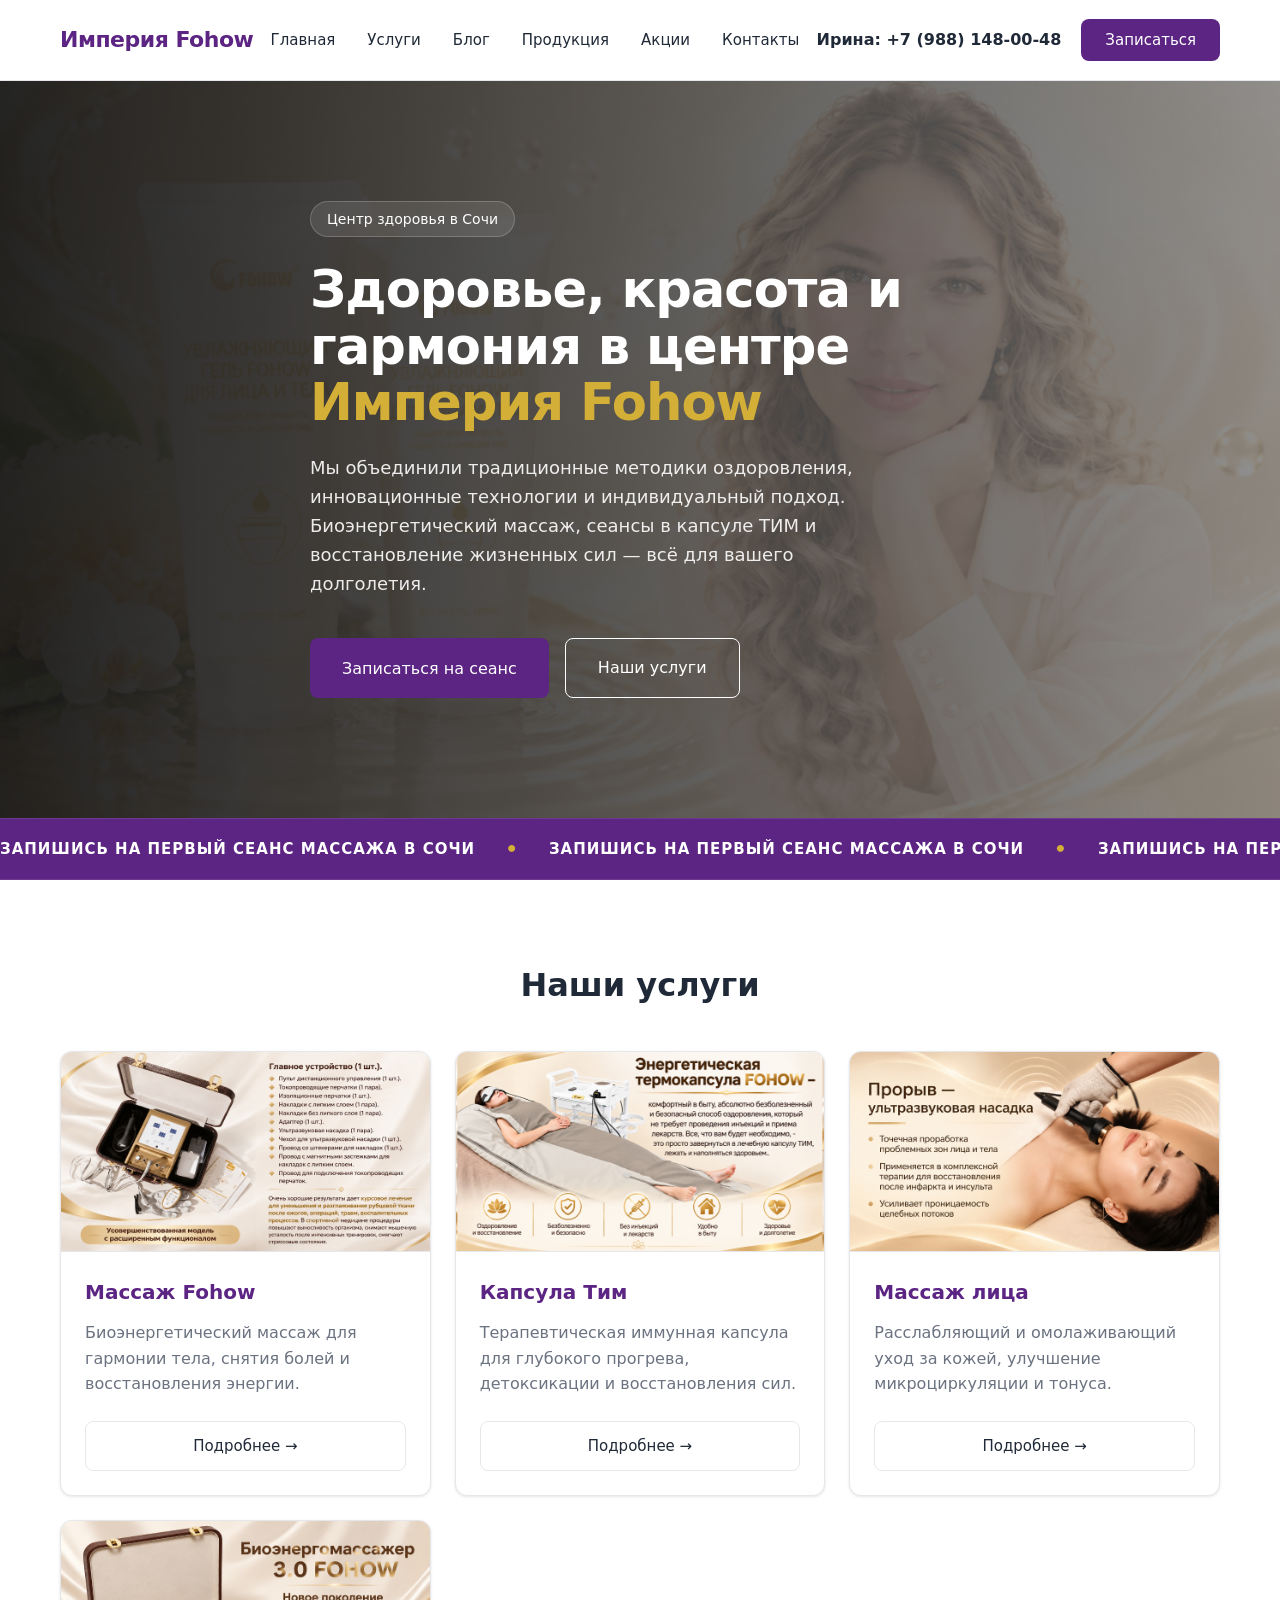
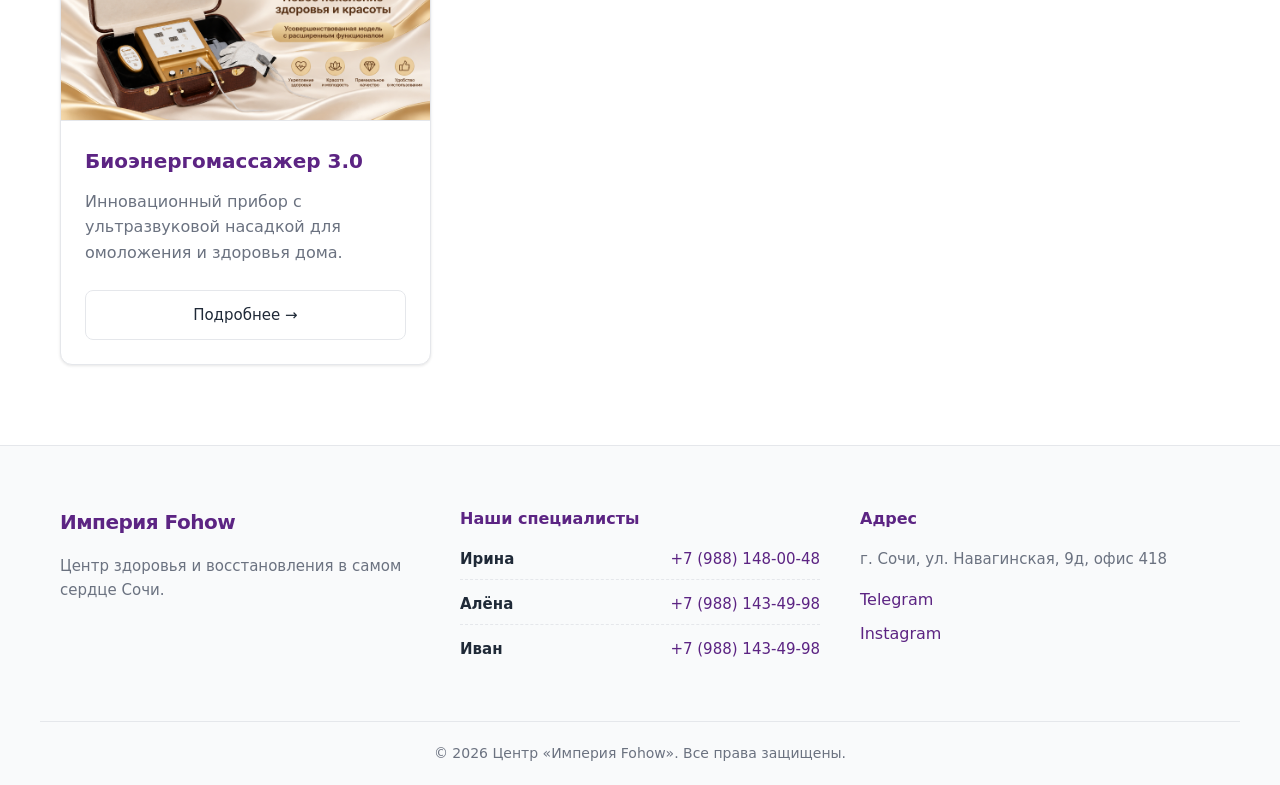
<file: index.html>
<!DOCTYPE html>
<html lang="ru">
<head>
  <meta charset="utf-8">
  <meta name="viewport" content="width=device-width, initial-scale=1, maximum-scale=1, user-scalable=no">
  <title>Центр здоровья Империя Fohow в Сочи | Массаж и СПА</title>
  <meta name="description" content="Центр здоровья и восстановления Империя Fohow в Сочи. Профессиональный массаж, капсула Тим, уход за лицом. Навагинская 9д.">
  
  <!-- Favicon и Превью -->
  <link rel="icon" type="image/svg+xml" href="favicon.svg">
  <meta property="og:title" content="Империя Fohow в Сочи">
  <meta property="og:description" content="Массаж, восстановление и здоровье в центре Сочи. Записывайтесь на сеанс!">
  <meta property="og:image" content="https://atarh.github.io/fohow/assets/hero-capsule.jpg">
  <meta property="og:type" content="website">

  <link rel="stylesheet" href="css/style.css">
  <style>
    /* --- Защита от горизонтальной прокрутки --- */
    html, body {
      max-width: 100%;
      overflow-x: hidden;
      position: relative;
    }

    /* --- Стили для карточек с картинками --- */
    .img-card {
      background: white;
      border-radius: var(--radius);
      overflow: hidden;
      box-shadow: var(--shadow-sm);
      border: 1px solid var(--border);
      transition: transform var(--transition), box-shadow var(--transition);
      display: flex;
      flex-direction: column;
    }
    .img-card:hover {
      transform: translateY(-5px);
      box-shadow: var(--shadow-md);
    }
    .img-card__img {
      height: 200px;
      width: 100%;
      object-fit: cover;
      border-bottom: 1px solid var(--border);
    }
    .img-card__content {
      padding: 24px;
      display: flex;
      flex-direction: column;
      flex-grow: 1;
    }
    .img-card__content h3 {
      font-size: 20px;
      margin-bottom: 12px;
      color: var(--primary);
    }
    .img-card__content p {
      color: var(--text-muted);
      margin-bottom: 24px;
      flex-grow: 1;
    }

    /* --- УМНАЯ КАРТИНКА ДЛЯ ГЛАВНОЙ (ПК и Телефон) --- */
    .hero__bg {
      /* По умолчанию (для ПК) показываем широкую картинку */
      background-image: url('assets/hero-capsule.jpg');
      background-position: center center;
      background-size: cover;
    }
    
    /* Если экран меньше 768px (телефон), показываем вертикальную картинку */
    @media (max-width: 768px) {
      .hero__bg {
        background-image: url('assets/hero-capsule-mobile.jpg');
        /* "center top" означает, что картинка прижмется к верху, чтобы было видно лицо */
        background-position: center top; 
      }
    }
  </style>
</head>
<body>
  <!-- ============ HEADER ============ -->
  <header class="site-header">
    <div class="container header__inner">
      <a class="logo" href="index.html">Империя Fohow</a>
      <nav class="main-nav" id="main-nav">
        <ul class="main-nav__list">
          <li><a href="index.html" aria-current="page">Главная</a></li>
          <li class="has-sub">
            <button type="button">Услуги</button>
            <ul class="submenu">
              <li><a href="massaj-fohow.html">Массаж Fohow</a></li>
              <li><a href="tim-fohow.html">Капсула Тим Фохоу</a></li>
              <li><a href="massaj-lica.html">Массаж лица</a></li>
            </ul>
          </li>
          <li class="has-sub">
            <button type="button">Блог</button>
            <ul class="submenu">
              <li><a href="blog.html">Статьи</a></li>
            </ul>
          </li>
          <li class="has-sub">
            <button type="button">Продукция</button>
            <ul class="submenu">
              <li><a href="produkciya.html">Каталог товаров</a></li>
              <li><a href="bio-massager.html">Биоэнергомассажер 3.0</a></li>
            </ul>
          </li>
          <li><a href="akcii.html">Акции</a></li>
          <li><a href="kontakty.html">Контакты</a></li>
        </ul>
      </nav>
      <div class="header__actions">
        <a class="header-phone" href="tel:+79881480048">Ирина: +7 (988) 148-00-48</a>
        <button class="btn btn--primary" type="button" data-modal-open="request">Записаться</button>
        <button class="burger" type="button" aria-label="Открыть меню" aria-expanded="false" aria-controls="main-nav">
          <span></span><span></span><span></span>
        </button>
      </div>
    </div>
  </header>

  <main id="main">
    <!-- ============ HERO ============ -->
    <section class="hero">
      <!-- Убрали inline-стиль, теперь картинка управляется из CSS выше -->
      <div class="hero__bg"></div>
      <div class="hero__overlay"></div>
      
      <div class="container hero__content">
        <div class="hero__badge">Центр здоровья в Сочи</div>
        <h1 class="hero__title">Здоровье, красота и гармония в центре <span style="color: var(--accent);">Империя Fohow</span></h1>
        
        <p class="hero__text">
          Мы объединили традиционные методики оздоровления, инновационные технологии и индивидуальный подход. Биоэнергетический массаж, сеансы в капсуле ТИМ и восстановление жизненных сил — всё для вашего долголетия.
        </p>
        
        <div class="hero__actions">
          <button class="btn btn--primary btn--lg" type="button" data-modal-open="request">
            Записаться на сеанс
          </button>
          <a class="btn btn--outline btn--lg" href="#services">Наши услуги</a>
        </div>
      </div>
    </section>

    <!-- ============ БЕГУЩАЯ СТРОКА ============ -->
    <div class="marquee">
      <div class="marquee__content">
        <span class="marquee__text">Запишись на первый сеанс массажа в Сочи</span>
        <span class="marquee__text">Запишись на первый сеанс массажа в Сочи</span>
        <span class="marquee__text">Запишись на первый сеанс массажа в Сочи</span>
        <span class="marquee__text">Запишись на первый сеанс массажа в Сочи</span>
        <span class="marquee__text">Запишись на первый сеанс массажа в Сочи</span>
        <span class="marquee__text">Запишись на первый сеанс массажа в Сочи</span>
        <span class="marquee__text">Запишись на первый сеанс массажа в Сочи</span>
        <span class="marquee__text">Запишись на первый сеанс массажа в Сочи</span>
      </div>
    </div>

    <!-- ============ УСЛУГИ ============ -->
    <section class="section" id="services">
      <div class="container">
        <h2 class="section-title">Наши услуги</h2>
        <div class="services-grid">
          
          <div class="img-card">
            <img src="assets/icon-massage.jpg" alt="Массаж Fohow" class="img-card__img">
            <div class="img-card__content">
              <h3>Массаж Fohow</h3>
              <p>Биоэнергетический массаж для гармонии тела, снятия болей и восстановления энергии.</p>
              <a href="massaj-fohow.html" class="btn btn--outline">Подробнее →</a>
            </div>
          </div>

          <div class="img-card">
            <img src="assets/icon-tim.jpg" alt="Капсула Тим" class="img-card__img">
            <div class="img-card__content">
              <h3>Капсула Тим</h3>
              <p>Терапевтическая иммунная капсула для глубокого прогрева, детоксикации и восстановления сил.</p>
              <a href="tim-fohow.html" class="btn btn--outline">Подробнее →</a>
            </div>
          </div>

          <div class="img-card">
            <img src="assets/icon-face.jpg" alt="Массаж лица" class="img-card__img">
            <div class="img-card__content">
              <h3>Массаж лица</h3>
              <p>Расслабляющий и омолаживающий уход за кожей, улучшение микроциркуляции и тонуса.</p>
              <a href="massaj-lica.html" class="btn btn--outline">Подробнее →</a>
            </div>
          </div>

          <div class="img-card">
            <img src="assets/icon-bio.jpg" alt="Биоэнергомассажер 3.0" class="img-card__img">
            <div class="img-card__content">
              <h3>Биоэнергомассажер 3.0</h3>
              <p>Инновационный прибор с ультразвуковой насадкой для омоложения и здоровья дома.</p>
              <a href="bio-massager.html" class="btn btn--outline">Подробнее →</a>
            </div>
          </div>

        </div>
      </div>
    </section>
  </main>

  <!-- ============ FOOTER ============ -->
  <footer class="site-footer">
    <div class="container footer__inner">
      <div class="footer__col">
        <a class="logo logo--footer" href="index.html">Империя Fohow</a>
        <p>Центр здоровья и восстановления в самом сердце Сочи.</p>
      </div>
      <div class="footer__col">
        <h4>Наши специалисты</h4>
        <ul class="contact-list">
          <li><span class="contact-name">Ирина</span><a href="tel:+79881480048">+7 (988) 148-00-48</a></li>
          <li><span class="contact-name">Алёна</span><a href="tel:+79881434998">+7 (988) 143-49-98</a></li>
          <li><span class="contact-name">Иван</span><a href="tel:+79881434998">+7 (988) 143-49-98</a></li>
        </ul>
      </div>
      <div class="footer__col">
        <h4>Адрес</h4>
        <p>г. Сочи, ул. Навагинская, 9д, офис 418</p>
        <div class="socials">
          <a href="https://t.me/Imperiasintezaseo" target="_blank">Telegram</a>
          <a href="https://www.instagram.com/imperiafohow/" target="_blank">Instagram</a>
        </div>
      </div>
    </div>
    <div class="container footer__bottom">
      <p>© 2026 Центр «Империя Fohow». Все права защищены.</p>
    </div>
  </footer>

  <!-- ============ МОДАЛЬНОЕ ОКНО ============ -->
  <dialog class="modal" id="request-modal">
    <form class="modal__form" id="request-form" novalidate>
      <button class="modal__close" type="button" aria-label="Закрыть" data-modal-close>&times;</button>
      <h2 class="modal__title">Оставьте заявку</h2>
      <p class="modal__descr">Мы свяжемся с вами, чтобы подтвердить запись.</p>
      <label class="field"><span>Ваше имя</span><input class="input" type="text" name="name" required placeholder="Как к вам обращаться"></label>
      <label class="field"><span>Телефон</span><input class="input" type="tel" name="phone" required placeholder="+7 (___) ___-__-__"></label>
      <label class="field">
        <span>Услуга</span>
        <select class="input" name="service" id="request-service">
          <option value="">Выберите услугу</option>
          <option>Биоэнергетический массаж Fohow</option>
          <option>Сеанс капсулой Тим</option>
          <option>Массаж лица</option>
          <option>Биоэнергомассажер 3.0</option>
        </select>
      </label>
      <button class="btn btn--primary btn--block" type="submit">Отправить</button>
      <p class="form-note" data-form-note></p>
    </form>
  </dialog>

  <script src="js/main.js" defer></script>
</body>
</html>
</file>
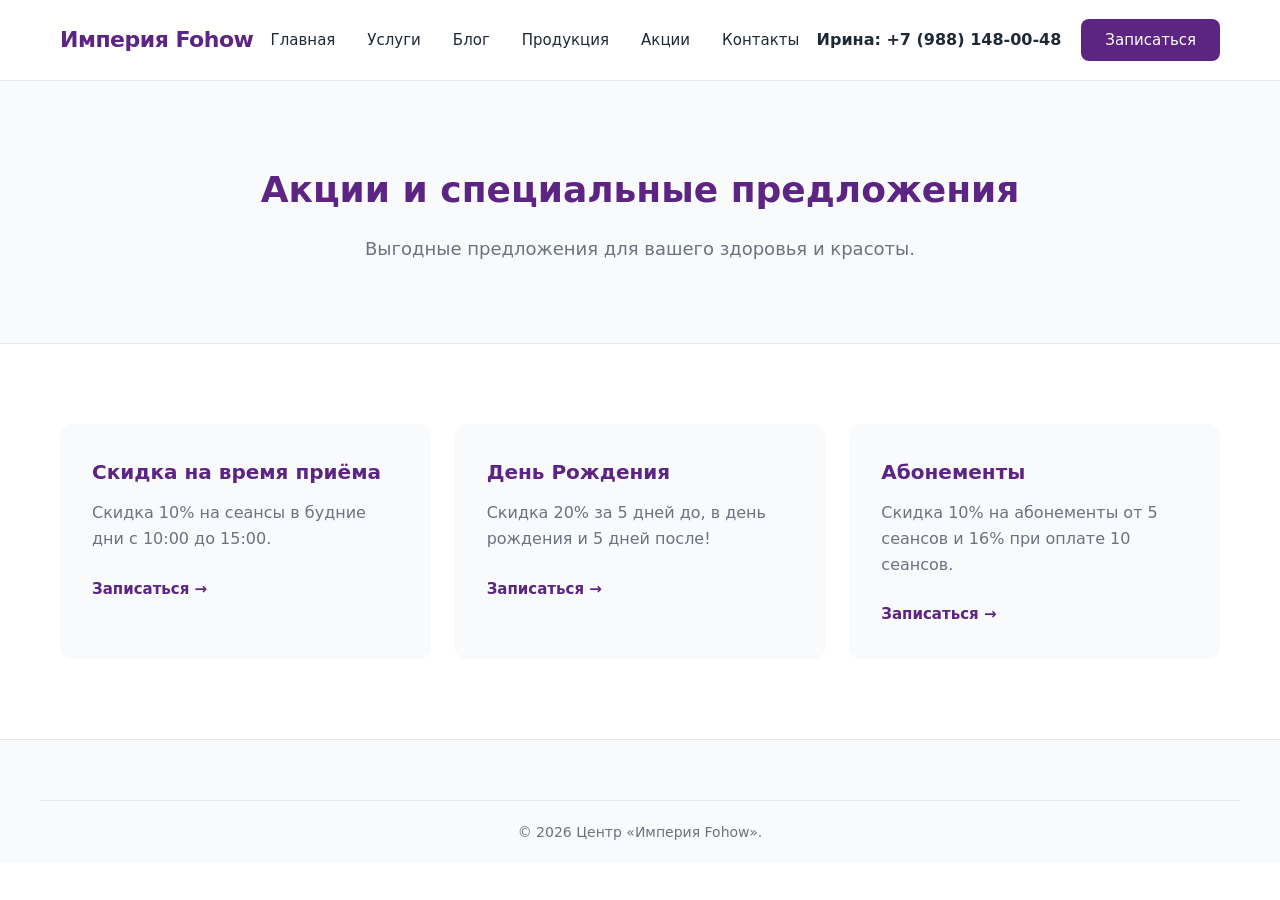
<file: akcii.html>
<!DOCTYPE html>
<html lang="ru">
<head>
  <meta charset="utf-8">
  <meta name="viewport" content="width=device-width, initial-scale=1">
  <title>Акции | Империя Fohow Сочи</title>
  <link rel="stylesheet" href="css/style.css">
    <!-- Иконка на вкладке (Favicon) -->
  <link rel="icon" type="image/svg+xml" href="favicon.svg">
  
  <!-- Превью для соцсетей, Telegram и WhatsApp -->
  <meta property="og:title" content="Империя Fohow в Сочи">
  <meta property="og:description" content="Массаж, восстановление и здоровье в центре Сочи. Записывайтесь на сеанс!">
  <meta property="og:image" content="https://atarh.github.io/fohow/assets/hero-capsule.jpg">
  <meta property="og:type" content="website">
</head>
<body>
  <header class="site-header">
    <div class="container header__inner">
      <a class="logo" href="index.html">Империя Fohow</a>
      <nav class="main-nav" id="main-nav">
        <ul class="main-nav__list">
          <li><a href="index.html">Главная</a></li>
          <li class="has-sub">
            <button type="button">Услуги</button>
            <ul class="submenu">
              <li><a href="massaj-fohow.html">Массаж Fohow</a></li>
              <li><a href="tim-fohow.html">Капсула Тим Фохоу</a></li>
              <li><a href="massaj-lica.html">Массаж лица</a></li>
            </ul>
          </li>
          <li class="has-sub">
            <button type="button">Блог</button>
            <ul class="submenu"><li><a href="blog.html">Статьи</a></li></ul>
          </li>
          <li class="has-sub">
            <button type="button">Продукция</button>
            <ul class="submenu"><li><a href="produkciya.html">Каталог товаров</a></li></ul>
          </li>
          <li><a href="akcii.html" aria-current="page">Акции</a></li>
          <li><a href="kontakty.html">Контакты</a></li>
        </ul>
      </nav>
      <div class="header__actions">
        <a class="header-phone" href="tel:+79881480048">Ирина: +7 (988) 148-00-48</a>
        <button class="btn btn--primary" type="button" data-modal-open="request">Записаться</button>
        <button class="burger" type="button" aria-label="Открыть меню" aria-expanded="false" aria-controls="main-nav"><span></span><span></span><span></span></button>
      </div>
    </div>
  </header>

  <main>
    <section class="page-header">
      <div class="container">
        <h1 class="page-title">Акции и специальные предложения</h1>
        <p class="page-description">Выгодные предложения для вашего здоровья и красоты.</p>
      </div>
    </section>

    <section class="section">
      <div class="container">
        <div class="services-grid">
          <div class="service-card">
            <h3>Скидка на время приёма</h3>
            <p>Скидка 10% на сеансы в будние дни с 10:00 до 15:00.</p>
            <button class="btn btn--text" data-modal-open="request" data-service="Акция: Скидка на время">Записаться →</button>
          </div>
          <div class="service-card">
            <h3>День Рождения</h3>
            <p>Скидка 20% за 5 дней до, в день рождения и 5 дней после!</p>
            <button class="btn btn--text" data-modal-open="request" data-service="Акция: День Рождения">Записаться →</button>
          </div>
          <div class="service-card">
            <h3>Абонементы</h3>
            <p>Скидка 10% на абонементы от 5 сеансов и 16% при оплате 10 сеансов.</p>
            <button class="btn btn--text" data-modal-open="request" data-service="Акция: Абонемент">Записаться →</button>
          </div>
        </div>
      </div>
    </section>
  </main>

  <footer class="site-footer">
    <div class="container footer__bottom"><p>© 2026 Центр «Империя Fohow».</p></div>
  </footer>

  <dialog class="modal" id="request-modal">
    <form class="modal__form" id="request-form" novalidate>
      <button class="modal__close" type="button" data-modal-close>&times;</button>
      <h2 class="modal__title">Оставьте заявку</h2>
      <label class="field"><span>Ваше имя</span><input class="input" type="text" name="name" required></label>
      <label class="field"><span>Телефон</span><input class="input" type="tel" name="phone" required></label>
      <button class="btn btn--primary btn--block" type="submit">Отправить</button>
    </form>
  </dialog>
  <script src="js/main.js" defer></script>
</body>
</html>
</file>
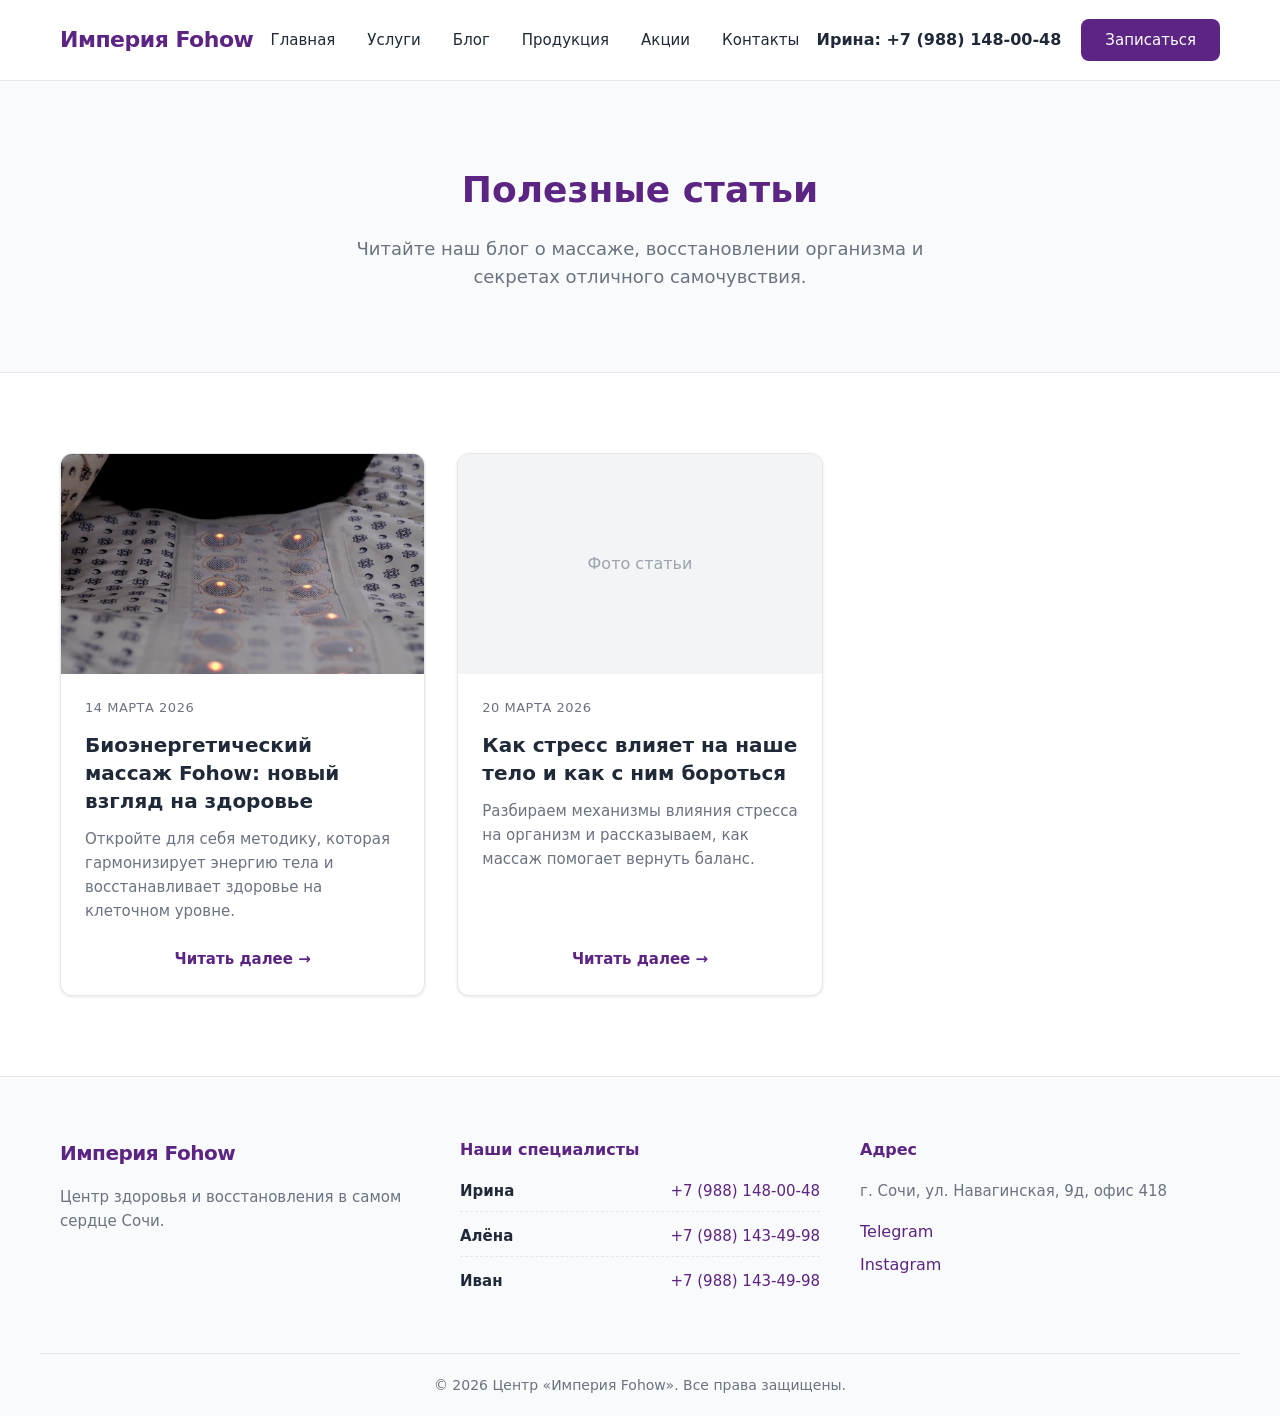
<file: blog.html>
<!DOCTYPE html>
<html lang="ru">
<head>
  <meta charset="utf-8">
  <meta name="viewport" content="width=device-width, initial-scale=1">
  <title>Блог | Империя Fohow Сочи</title>
  <link rel="stylesheet" href="css/style.css">
    <!-- Иконка на вкладке (Favicon) -->
  <link rel="icon" type="image/svg+xml" href="favicon.svg">
  
  <!-- Превью для соцсетей, Telegram и WhatsApp -->
  <meta property="og:title" content="Империя Fohow в Сочи">
  <meta property="og:description" content="Массаж, восстановление и здоровье в центре Сочи. Записывайтесь на сеанс!">
  <meta property="og:image" content="https://atarh.github.io/fohow/assets/hero-capsule.jpg">
  <meta property="og:type" content="website">
    <!-- Иконка на вкладке (Favicon) -->
  <link rel="icon" type="image/svg+xml" href="favicon.svg">
  
  <!-- Превью для соцсетей, Telegram и WhatsApp -->
  <meta property="og:title" content="Империя Fohow в Сочи">
  <meta property="og:description" content="Массаж, восстановление и здоровье в центре Сочи. Записывайтесь на сеанс!">
  <meta property="og:image" content="https://atarh.github.io/fohow/assets/hero-capsule.jpg">
  <meta property="og:type" content="website">
</head>
<body>
  <header class="site-header">
    <div class="container header__inner">
      <a class="logo" href="index.html">Империя Fohow</a>
      <nav class="main-nav" id="main-nav">
        <ul class="main-nav__list">
          <li><a href="index.html">Главная</a></li>
          <li class="has-sub">
            <button type="button">Услуги</button>
            <ul class="submenu">
              <li><a href="massaj-fohow.html">Массаж Fohow</a></li>
              <li><a href="tim-fohow.html">Капсула Тим Фохоу</a></li>
              <li><a href="massaj-lica.html">Массаж лица</a></li>
            </ul>
          </li>
          <li class="has-sub">
            <button type="button">Блог</button>
            <ul class="submenu">
              <li><a href="blog.html" aria-current="page">Статьи</a></li>
            </ul>
          </li>
          <li class="has-sub">
            <button type="button">Продукция</button>
            <ul class="submenu">
              <li><a href="produkciya.html">Каталог товаров</a></li>
            </ul>
          </li>
          <li><a href="akcii.html">Акции</a></li>
          <li><a href="kontakty.html">Контакты</a></li>
        </ul>
      </nav>
      <div class="header__actions">
        <a class="header-phone" href="tel:+79881480048">Ирина: +7 (988) 148-00-48</a>
        <button class="btn btn--primary" type="button" data-modal-open="request">Записаться</button>
        <button class="burger" type="button" aria-label="Открыть меню" aria-expanded="false" aria-controls="main-nav">
          <span></span><span></span><span></span>
        </button>
      </div>
    </div>
  </header>

  <main>
    <section class="page-header">
      <div class="container">
        <h1 class="page-title">Полезные статьи</h1>
        <p class="page-description">Читайте наш блог о массаже, восстановлении организма и секретах отличного самочувствия.</p>
      </div>
    </section>

    <section class="section">
      <div class="container">
        <div class="blog-grid">
          <article class="blog-card">
            <div class="blog-card__image">
              <img src="assets/blog-fohow.jpg" alt="Массаж Fohow" loading="lazy">
            </div>
            <div class="blog-card__content">
              <span class="blog-card__date">14 марта 2026</span>
              <h2 class="blog-card__title">Биоэнергетический массаж Fohow: новый взгляд на здоровье</h2>
              <p class="blog-card__excerpt">Откройте для себя методику, которая гармонизирует энергию тела и восстанавливает здоровье на клеточном уровне.</p>
              <a href="#" class="btn btn--text">Читать далее →</a>
            </div>
          </article>

          <article class="blog-card">
            <div class="blog-card__image" style="background: #f3f4f6; display: flex; align-items: center; justify-content: center; min-height: 200px;">
              <span style="color: #9ca3af;">Фото статьи</span>
            </div>
            <div class="blog-card__content">
              <span class="blog-card__date">20 марта 2026</span>
              <h2 class="blog-card__title">Как стресс влияет на наше тело и как с ним бороться</h2>
              <p class="blog-card__excerpt">Разбираем механизмы влияния стресса на организм и рассказываем, как массаж помогает вернуть баланс.</p>
              <a href="#" class="btn btn--text">Читать далее →</a>
            </div>
          </article>
        </div>
      </div>
    </section>
  </main>

  <footer class="site-footer">
    <div class="container footer__inner">
      <div class="footer__col">
        <a class="logo logo--footer" href="index.html">Империя Fohow</a>
        <p>Центр здоровья и восстановления в самом сердце Сочи.</p>
      </div>
      <div class="footer__col">
        <h4>Наши специалисты</h4>
        <ul class="contact-list">
          <li><span class="contact-name">Ирина</span><a href="tel:+79881480048">+7 (988) 148-00-48</a></li>
          <li><span class="contact-name">Алёна</span><a href="tel:+79881434998">+7 (988) 143-49-98</a></li>
          <li><span class="contact-name">Иван</span><a href="tel:+79881434998">+7 (988) 143-49-98</a></li>
        </ul>
      </div>
      <div class="footer__col">
        <h4>Адрес</h4>
        <p>г. Сочи, ул. Навагинская, 9д, офис 418</p>
        <div class="socials">
          <a href="https://t.me/Imperiasintezaseo" target="_blank">Telegram</a>
          <a href="https://www.instagram.com/imperiafohow/" target="_blank">Instagram</a>
        </div>
      </div>
    </div>
    <div class="container footer__bottom">
      <p>© 2026 Центр «Империя Fohow». Все права защищены.</p>
    </div>
  </footer>

  <dialog class="modal" id="request-modal">
    <form class="modal__form" id="request-form" novalidate>
      <button class="modal__close" type="button" aria-label="Закрыть" data-modal-close>&times;</button>
      <h2 class="modal__title">Оставьте заявку</h2>
      <p class="modal__descr">Мы свяжемся с вами, чтобы подтвердить запись.</p>
      <label class="field"><span>Ваше имя</span><input class="input" type="text" name="name" required placeholder="Как к вам обращаться"></label>
      <label class="field"><span>Телефон</span><input class="input" type="tel" name="phone" required placeholder="+7 (___) ___-__-__"></label>
      <button class="btn btn--primary btn--block" type="submit">Отправить</button>
      <p class="form-note" data-form-note></p>
    </form>
  </dialog>
  <script src="js/main.js" defer></script>
</body>
</html>
</file>
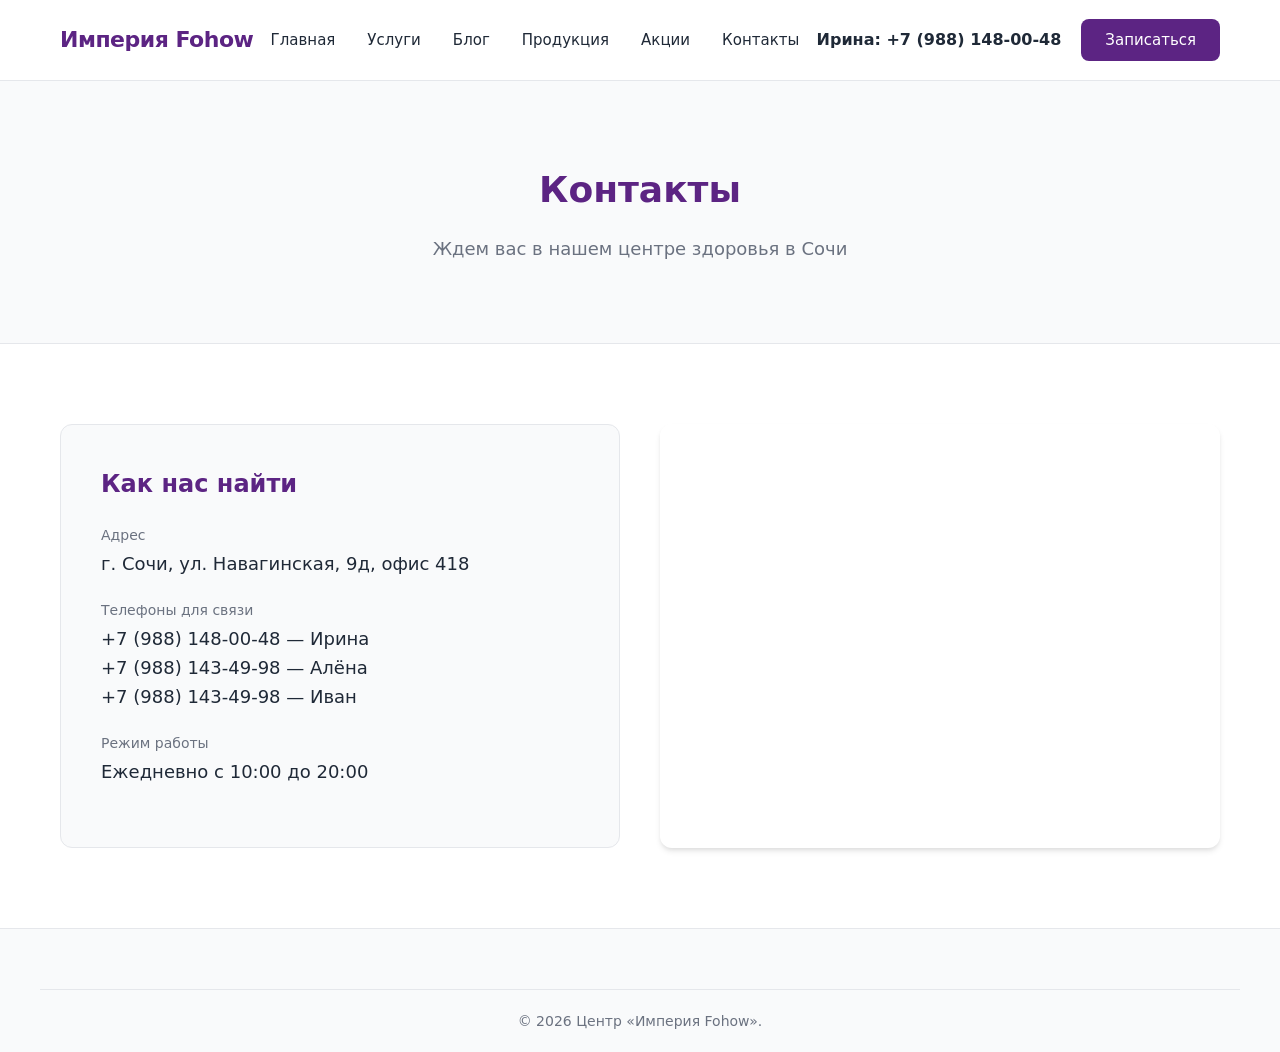
<file: kontakty.html>
<!DOCTYPE html>
<html lang="ru">
<head>
  <meta charset="utf-8">
  <meta name="viewport" content="width=device-width, initial-scale=1">
  <title>Контакты | Империя Fohow в Сочи</title>
  <link rel="stylesheet" href="css/style.css">
    <!-- Иконка на вкладке (Favicon) -->
  <link rel="icon" type="image/svg+xml" href="favicon.svg">
  
  <!-- Превью для соцсетей, Telegram и WhatsApp -->
  <meta property="og:title" content="Империя Fohow в Сочи">
  <meta property="og:description" content="Массаж, восстановление и здоровье в центре Сочи. Записывайтесь на сеанс!">
  <meta property="og:image" content="https://atarh.github.io/fohow/assets/hero-capsule.jpg">
  <meta property="og:type" content="website">
</head>
<body>
  <header class="site-header">
    <div class="container header__inner">
      <a class="logo" href="index.html">Империя Fohow</a>
      <nav class="main-nav" id="main-nav">
        <ul class="main-nav__list">
          <li><a href="index.html">Главная</a></li>
          <li class="has-sub">
            <button type="button">Услуги</button>
            <ul class="submenu">
              <li><a href="massaj-fohow.html">Массаж Fohow</a></li>
              <li><a href="tim-fohow.html">Капсула Тим Фохоу</a></li>
              <li><a href="massaj-lica.html">Массаж лица</a></li>
            </ul>
          </li>
          <li class="has-sub">
            <button type="button">Блог</button>
            <ul class="submenu"><li><a href="blog.html">Статьи</a></li></ul>
          </li>
          <li class="has-sub">
            <button type="button">Продукция</button>
            <ul class="submenu"><li><a href="produkciya.html">Каталог товаров</a></li></ul>
          </li>
          <li><a href="akcii.html">Акции</a></li>
          <li><a href="kontakty.html" aria-current="page">Контакты</a></li>
        </ul>
      </nav>
      <div class="header__actions">
        <a class="header-phone" href="tel:+79881480048">Ирина: +7 (988) 148-00-48</a>
        <button class="btn btn--primary" type="button" data-modal-open="request">Записаться</button>
        <button class="burger" type="button" aria-label="Открыть меню" aria-expanded="false" aria-controls="main-nav"><span></span><span></span><span></span></button>
      </div>
    </div>
  </header>

  <main>
    <section class="page-header">
      <div class="container">
        <h1 class="page-title">Контакты</h1>
        <p class="page-description">Ждем вас в нашем центре здоровья в Сочи</p>
      </div>
    </section>

    <section class="container">
      <div class="contacts-grid">
        <div class="contact-card">
          <h3>Как нас найти</h3>
          <div class="contact-item">
            <div class="contact-item__label">Адрес</div>
            <div class="contact-item__value">г. Сочи, ул. Навагинская, 9д, офис 418</div>
          </div>
          <div class="contact-item">
            <div class="contact-item__label">Телефоны для связи</div>
            <div class="contact-item__value">
              <p><a href="tel:+79881480048">+7 (988) 148-00-48</a> — Ирина</p>
              <p><a href="tel:+79881434998">+7 (988) 143-49-98</a> — Алёна</p>
              <p><a href="tel:+79881434998">+7 (988) 143-49-98</a> — Иван</p>
            </div>
          </div>
          <div class="contact-item">
            <div class="contact-item__label">Режим работы</div>
            <div class="contact-item__value">Ежедневно с 10:00 до 20:00</div>
          </div>
        </div>
        <div class="map-wrapper">
          <iframe src="https://yandex.ru/map-widget/v1/?ll=39.723491%2C43.585550&mode=search&oid=116122163030&ol=biz&z=16" width="560" height="400" frameborder="1" allowfullscreen="true" style="position:relative;"></iframe>
        </div>
      </div>
    </section>
  </main>

  <footer class="site-footer">
    <div class="container footer__bottom"><p>© 2026 Центр «Империя Fohow».</p></div>
  </footer>

  <dialog class="modal" id="request-modal">
    <form class="modal__form" id="request-form" novalidate>
      <button class="modal__close" type="button" data-modal-close>&times;</button>
      <h2 class="modal__title">Оставьте заявку</h2>
      <label class="field"><span>Ваше имя</span><input class="input" type="text" name="name" required></label>
      <label class="field"><span>Телефон</span><input class="input" type="tel" name="phone" required></label>
      <button class="btn btn--primary btn--block" type="submit">Отправить</button>
    </form>
  </dialog>
  <script src="js/main.js" defer></script>
</body>
</html>
</file>
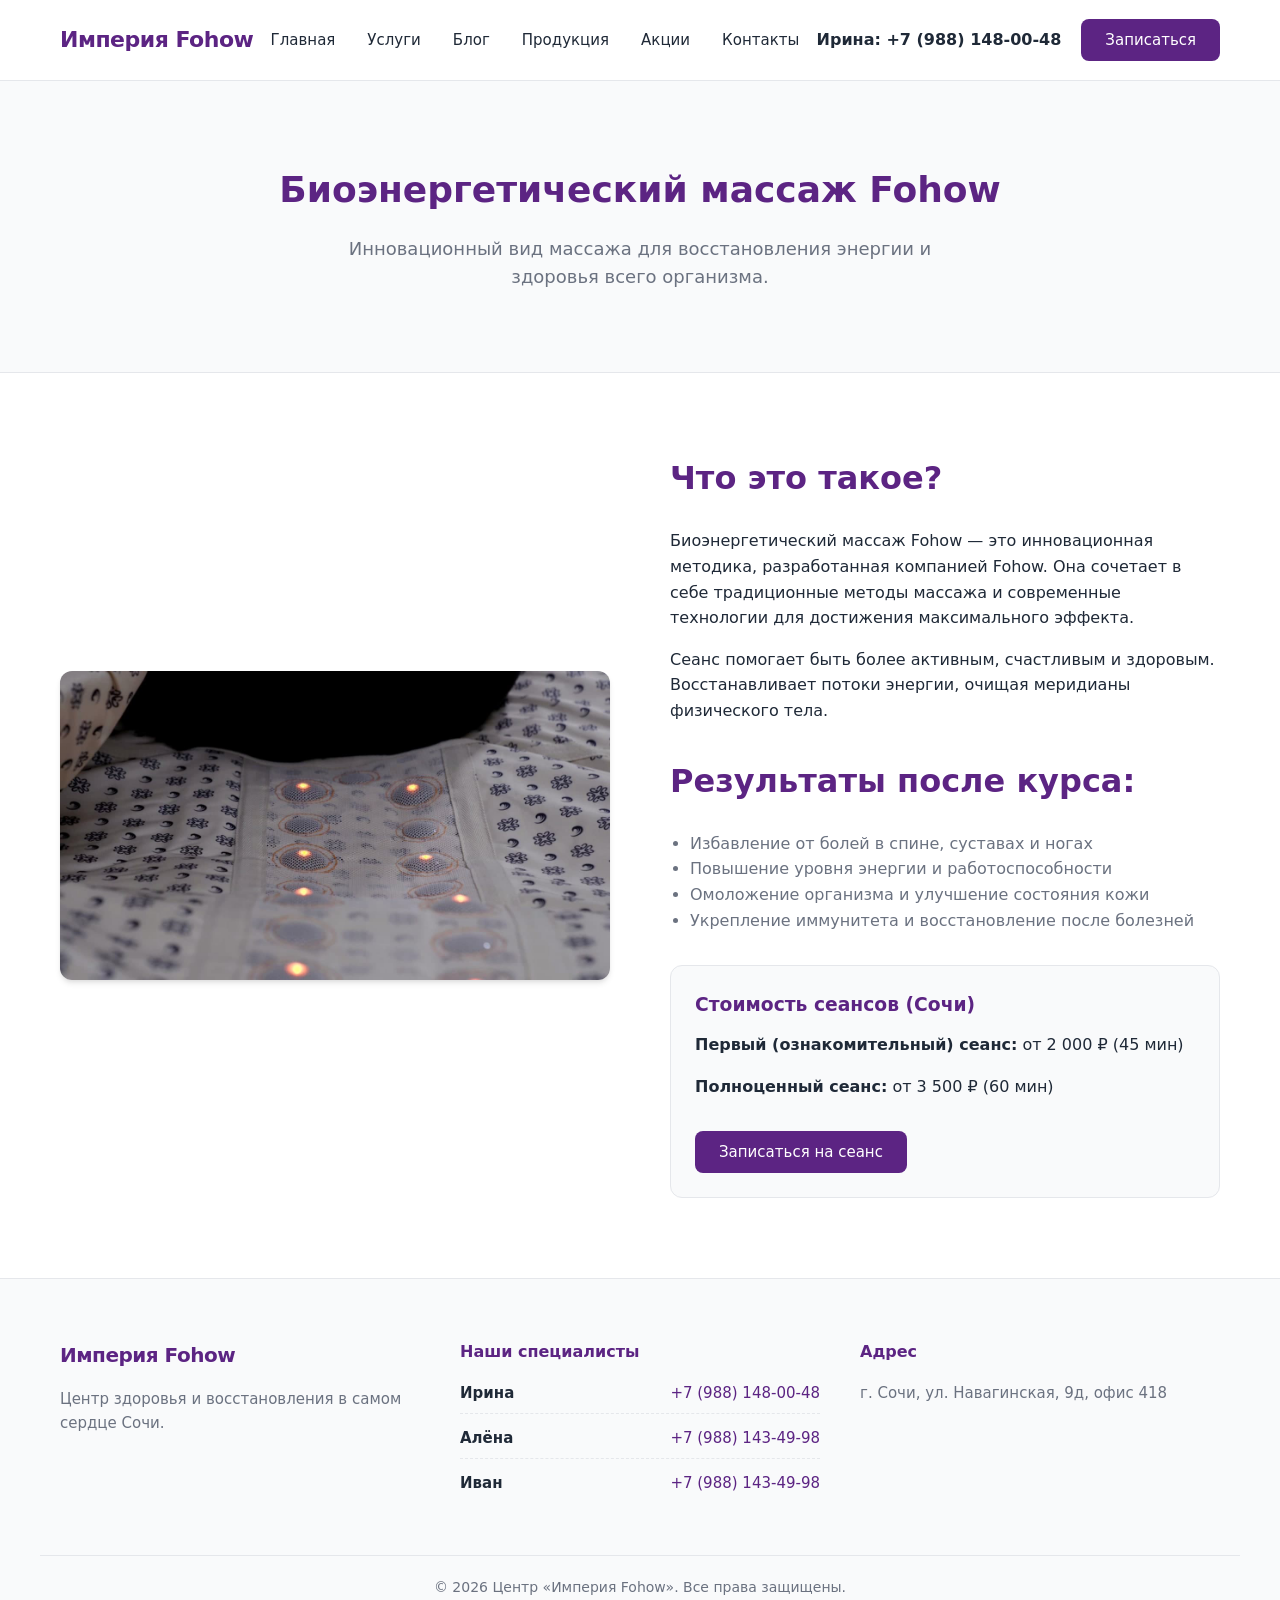
<file: massaj-fohow.html>
<!DOCTYPE html>
<html lang="ru">
<head>
  <meta charset="utf-8">
  <meta name="viewport" content="width=device-width, initial-scale=1">
  <title>Биоэнергетический массаж Fohow в Сочи | Империя</title>
  <link rel="stylesheet" href="css/style.css">
    <!-- Иконка на вкладке (Favicon) -->
  <link rel="icon" type="image/svg+xml" href="favicon.svg">
  
  <!-- Превью для соцсетей, Telegram и WhatsApp -->
  <meta property="og:title" content="Империя Fohow в Сочи">
  <meta property="og:description" content="Массаж, восстановление и здоровье в центре Сочи. Записывайтесь на сеанс!">
  <meta property="og:image" content="https://atarh.github.io/fohow/assets/hero-capsule.jpg">
  <meta property="og:type" content="website">
</head>
<body>
  <header class="site-header">
    <div class="container header__inner">
      <a class="logo" href="index.html">Империя Fohow</a>
      <nav class="main-nav" id="main-nav">
        <ul class="main-nav__list">
          <li><a href="index.html">Главная</a></li>
          <li class="has-sub">
            <button type="button">Услуги</button>
            <ul class="submenu">
              <li><a href="massaj-fohow.html" aria-current="page">Массаж Fohow</a></li>
              <li><a href="tim-fohow.html">Капсула Тим Фохоу</a></li>
              <li><a href="massaj-lica.html">Массаж лица</a></li>
            </ul>
          </li>
          <li class="has-sub">
            <button type="button">Блог</button>
            <ul class="submenu"><li><a href="blog.html">Статьи</a></li></ul>
          </li>
          <li class="has-sub">
            <button type="button">Продукция</button>
            <ul class="submenu"><li><a href="produkciya.html">Каталог товаров</a></li></ul>
          </li>
          <li><a href="akcii.html">Акции</a></li>
          <li><a href="kontakty.html">Контакты</a></li>
        </ul>
      </nav>
      <div class="header__actions">
        <a class="header-phone" href="tel:+79881480048">Ирина: +7 (988) 148-00-48</a>
        <button class="btn btn--primary" type="button" data-modal-open="request">Записаться</button>
        <button class="burger" type="button" aria-label="Открыть меню" aria-expanded="false" aria-controls="main-nav">
          <span></span><span></span><span></span>
        </button>
      </div>
    </div>
  </header>

  <main>
    <section class="page-header">
      <div class="container">
        <h1 class="page-title">Биоэнергетический массаж Fohow</h1>
        <p class="page-description">Инновационный вид массажа для восстановления энергии и здоровья всего организма.</p>
      </div>
    </section>

    <section class="content-block">
      <div class="container content-block__inner">
        <div class="content-block__image">
          <img src="assets/blog-fohow.jpg" alt="Массаж Fohow">
        </div>
        <div class="content-block__text">
          <h2>Что это такое?</h2>
          <p>Биоэнергетический массаж Fohow — это инновационная методика, разработанная компанией Fohow. Она сочетает в себе традиционные методы массажа и современные технологии для достижения максимального эффекта.</p>
          <p>Сеанс помогает быть более активным, счастливым и здоровым. Восстанавливает потоки энергии, очищая меридианы физического тела.</p>
          <h2 style="margin-top: 32px;">Результаты после курса:</h2>
          <ul>
            <li>Избавление от болей в спине, суставах и ногах</li>
            <li>Повышение уровня энергии и работоспособности</li>
            <li>Омоложение организма и улучшение состояния кожи</li>
            <li>Укрепление иммунитета и восстановление после болезней</li>
          </ul>
          <div style="margin-top: 32px; padding: 24px; background: var(--bg-light); border-radius: var(--radius); border: 1px solid var(--border);">
            <h3 style="color: var(--primary); margin-bottom: 12px;">Стоимость сеансов (Сочи)</h3>
            <p><strong>Первый (ознакомительный) сеанс:</strong> от 2 000 ₽ (45 мин)</p>
            <p><strong>Полноценный сеанс:</strong> от 3 500 ₽ (60 мин)</p>
            <button class="btn btn--primary" style="margin-top: 16px;" data-modal-open="request" data-service="Массаж Fohow">Записаться на сеанс</button>
          </div>
        </div>
      </div>
    </section>
  </main>

  <footer class="site-footer">
    <div class="container footer__inner">
      <div class="footer__col">
        <a class="logo logo--footer" href="index.html">Империя Fohow</a>
        <p>Центр здоровья и восстановления в самом сердце Сочи.</p>
      </div>
      <div class="footer__col">
        <h4>Наши специалисты</h4>
        <ul class="contact-list">
          <li><span class="contact-name">Ирина</span><a href="tel:+79881480048">+7 (988) 148-00-48</a></li>
          <li><span class="contact-name">Алёна</span><a href="tel:+79881434998">+7 (988) 143-49-98</a></li>
          <li><span class="contact-name">Иван</span><a href="tel:+79881434998">+7 (988) 143-49-98</a></li>
        </ul>
      </div>
      <div class="footer__col">
        <h4>Адрес</h4>
        <p>г. Сочи, ул. Навагинская, 9д, офис 418</p>
      </div>
    </div>
    <div class="container footer__bottom">
      <p>© 2026 Центр «Империя Fohow». Все права защищены.</p>
    </div>
  </footer>

  <dialog class="modal" id="request-modal">
    <form class="modal__form" id="request-form" novalidate>
      <button class="modal__close" type="button" aria-label="Закрыть" data-modal-close>&times;</button>
      <h2 class="modal__title">Оставьте заявку</h2>
      <label class="field"><span>Ваше имя</span><input class="input" type="text" name="name" required placeholder="Имя"></label>
      <label class="field"><span>Телефон</span><input class="input" type="tel" name="phone" required placeholder="+7 (___) ___-__-__"></label>
      <button class="btn btn--primary btn--block" type="submit">Отправить</button>
    </form>
  </dialog>
  <script src="js/main.js" defer></script>
</body>
</html>
</file>
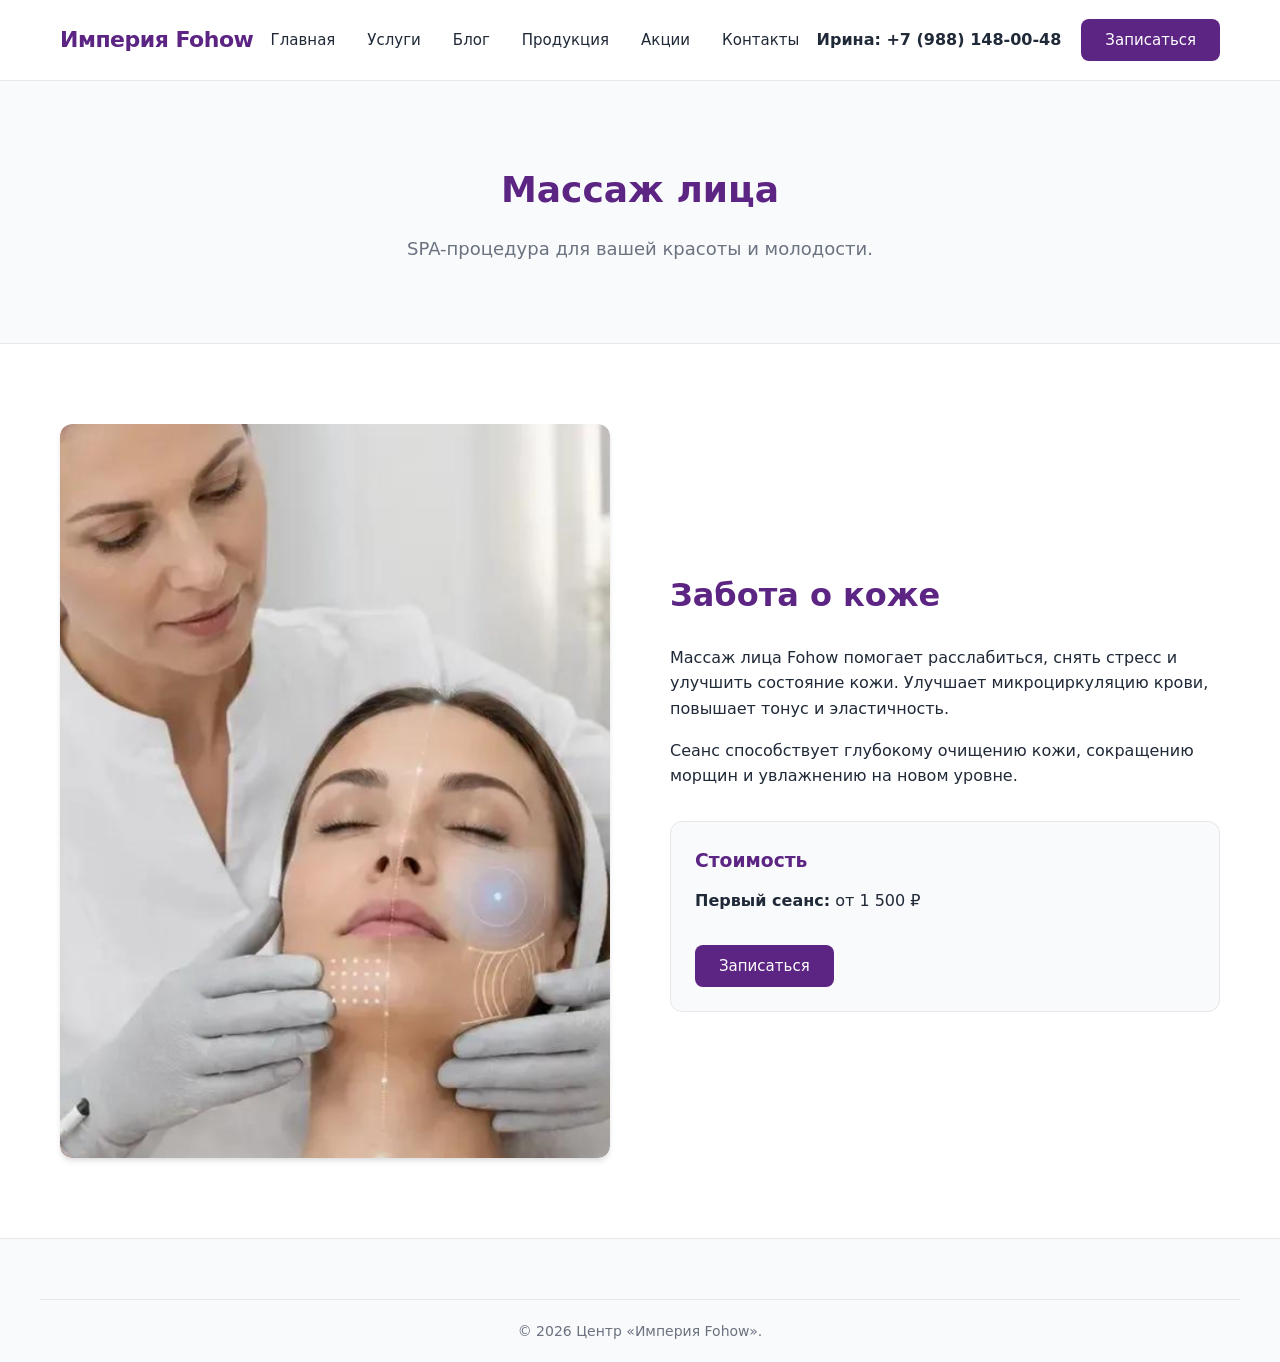
<file: massaj-lica.html>
<!DOCTYPE html>
<html lang="ru">
<head>
  <meta charset="utf-8">
  <meta name="viewport" content="width=device-width, initial-scale=1">
  <title>Массаж лица в Сочи | Империя</title>
  <link rel="stylesheet" href="css/style.css">
    <!-- Иконка на вкладке (Favicon) -->
  <link rel="icon" type="image/svg+xml" href="favicon.svg">
  
  <!-- Превью для соцсетей, Telegram и WhatsApp -->
  <meta property="og:title" content="Империя Fohow в Сочи">
  <meta property="og:description" content="Массаж, восстановление и здоровье в центре Сочи. Записывайтесь на сеанс!">
  <meta property="og:image" content="https://atarh.github.io/fohow/assets/hero-capsule.jpg">
  <meta property="og:type" content="website">
</head>
<body>
  <header class="site-header">
    <div class="container header__inner">
      <a class="logo" href="index.html">Империя Fohow</a>
      <nav class="main-nav" id="main-nav">
        <ul class="main-nav__list">
          <li><a href="index.html">Главная</a></li>
          <li class="has-sub">
            <button type="button">Услуги</button>
            <ul class="submenu">
              <li><a href="massaj-fohow.html">Массаж Fohow</a></li>
              <li><a href="tim-fohow.html">Капсула Тим Фохоу</a></li>
              <li><a href="massaj-lica.html" aria-current="page">Массаж лица</a></li>
            </ul>
          </li>
          <li class="has-sub">
            <button type="button">Блог</button>
            <ul class="submenu"><li><a href="blog.html">Статьи</a></li></ul>
          </li>
          <li class="has-sub">
            <button type="button">Продукция</button>
            <ul class="submenu"><li><a href="produkciya.html">Каталог товаров</a></li></ul>
          </li>
          <li><a href="akcii.html">Акции</a></li>
          <li><a href="kontakty.html">Контакты</a></li>
        </ul>
      </nav>
      <div class="header__actions">
        <a class="header-phone" href="tel:+79881480048">Ирина: +7 (988) 148-00-48</a>
        <button class="btn btn--primary" type="button" data-modal-open="request">Записаться</button>
        <button class="burger" type="button" aria-label="Открыть меню" aria-expanded="false" aria-controls="main-nav"><span></span><span></span><span></span></button>
      </div>
    </div>
  </header>

  <main>
    <section class="page-header">
      <div class="container">
        <h1 class="page-title">Массаж лица</h1>
        <p class="page-description">SPA-процедура для вашей красоты и молодости.</p>
      </div>
    </section>

    <section class="content-block">
      <div class="container content-block__inner">
        <div class="content-block__image">
    <img src="assets/massage-face.jpg" alt="Массаж лица Fohow" style="width: 100%; height: 100%; object-fit: cover; border-radius: var(--radius);">
        </div>
        <div class="content-block__text">
          <h2>Забота о коже</h2>
          <p>Массаж лица Fohow помогает расслабиться, снять стресс и улучшить состояние кожи. Улучшает микроциркуляцию крови, повышает тонус и эластичность.</p>
          <p>Сеанс способствует глубокому очищению кожи, сокращению морщин и увлажнению на новом уровне.</p>
          <div style="margin-top: 32px; padding: 24px; background: var(--bg-light); border-radius: var(--radius); border: 1px solid var(--border);">
            <h3 style="color: var(--primary); margin-bottom: 12px;">Стоимость</h3>
            <p><strong>Первый сеанс:</strong> от 1 500 ₽</p>
            <button class="btn btn--primary" style="margin-top: 16px;" data-modal-open="request" data-service="Массаж лица">Записаться</button>
          </div>
        </div>
      </div>
    </section>
  </main>

  <footer class="site-footer">
    <div class="container footer__bottom"><p>© 2026 Центр «Империя Fohow».</p></div>
  </footer>

  <dialog class="modal" id="request-modal">
    <form class="modal__form" id="request-form" novalidate>
      <button class="modal__close" type="button" data-modal-close>&times;</button>
      <h2 class="modal__title">Оставьте заявку</h2>
      <label class="field"><span>Ваше имя</span><input class="input" type="text" name="name" required></label>
      <label class="field"><span>Телефон</span><input class="input" type="tel" name="phone" required></label>
      <button class="btn btn--primary btn--block" type="submit">Отправить</button>
    </form>
  </dialog>
  <script src="js/main.js" defer></script>
</body>
</html>
</file>
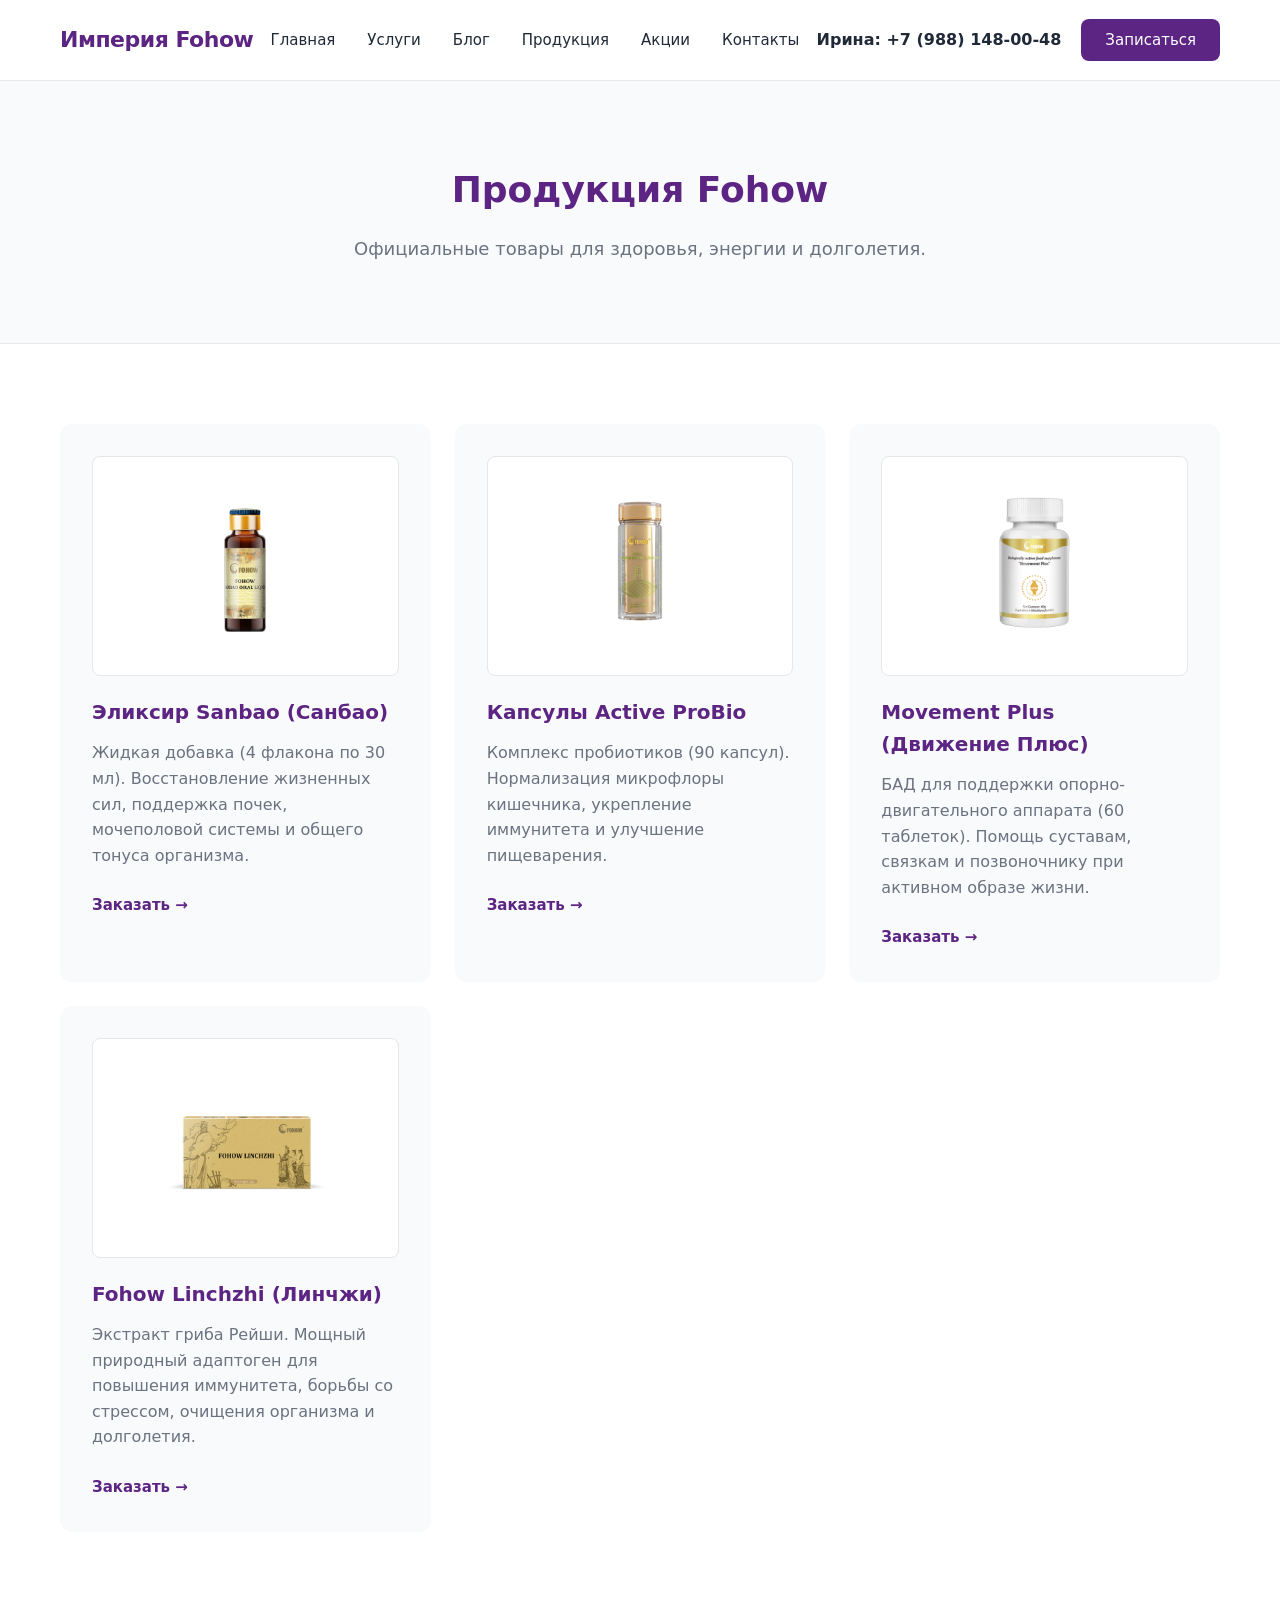
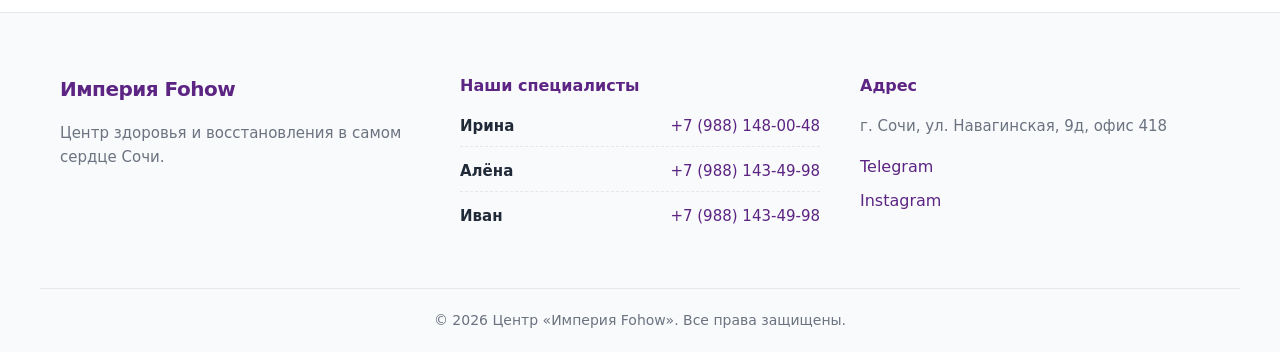
<file: produkciya.html>
<!DOCTYPE html>
<html lang="ru">
<head>
  <meta charset="utf-8">
  <meta name="viewport" content="width=device-width, initial-scale=1">
  <title>Продукция Fohow в Сочи | Империя</title>
  <meta name="description" content="Официальная продукция Fohow в Сочи. Эликсир Санбао, Active ProBio, Движение Плюс, Линчжи.">
  <link rel="stylesheet" href="css/style.css">
    <!-- Иконка на вкладке (Favicon) -->
  <link rel="icon" type="image/svg+xml" href="favicon.svg">
  
  <!-- Превью для соцсетей, Telegram и WhatsApp -->
  <meta property="og:title" content="Империя Fohow в Сочи">
  <meta property="og:description" content="Массаж, восстановление и здоровье в центре Сочи. Записывайтесь на сеанс!">
  <meta property="og:image" content="https://atarh.github.io/fohow/assets/hero-capsule.jpg">
  <meta property="og:type" content="website">
</head>
<body>
  <!-- ============ HEADER ============ -->
  <header class="site-header">
    <div class="container header__inner">
      <a class="logo" href="index.html">Империя Fohow</a>
      <nav class="main-nav" id="main-nav">
        <ul class="main-nav__list">
          <li><a href="index.html">Главная</a></li>
          <li class="has-sub">
            <button type="button">Услуги</button>
            <ul class="submenu">
              <li><a href="massaj-fohow.html">Массаж Fohow</a></li>
              <li><a href="tim-fohow.html">Капсула Тим Фохоу</a></li>
              <li><a href="massaj-lica.html">Массаж лица</a></li>
            </ul>
          </li>
          <li class="has-sub">
            <button type="button">Блог</button>
            <ul class="submenu"><li><a href="blog.html">Статьи</a></li></ul>
          </li>
          <li class="has-sub">
            <button type="button">Продукция</button>
            <ul class="submenu"><li><a href="produkciya.html" aria-current="page">Каталог товаров</a></li></ul>
          </li>
          <li><a href="akcii.html">Акции</a></li>
          <li><a href="kontakty.html">Контакты</a></li>
        </ul>
      </nav>
      <div class="header__actions">
        <a class="header-phone" href="tel:+79881480048">Ирина: +7 (988) 148-00-48</a>
        <button class="btn btn--primary" type="button" data-modal-open="request">Записаться</button>
        <button class="burger" type="button" aria-label="Открыть меню" aria-expanded="false" aria-controls="main-nav"><span></span><span></span><span></span></button>
      </div>
    </div>
  </header>

  <!-- ============ КОНТЕНТ ============ -->
  <main>
    <section class="page-header">
      <div class="container">
        <h1 class="page-title">Продукция Fohow</h1>
        <p class="page-description">Официальные товары для здоровья, энергии и долголетия.</p>
      </div>
    </section>

    <section class="section">
      <div class="container">
        <div class="services-grid">
          
          <!-- Товар 1: Санбао -->
          <div class="service-card">
            <div style="height: 220px; border-radius: 8px; overflow: hidden; margin-bottom: 20px; background: #fff; display: flex; align-items: center; justify-content: center; border: 1px solid var(--border);">
              <img src="assets/product-sanbao.png" alt="Эликсир Санбао" style="width: 100%; height: 100%; object-fit: contain; padding: 20px;">
            </div>
            <h3>Эликсир Sanbao (Санбао)</h3>
            <p>Жидкая добавка (4 флакона по 30 мл). Восстановление жизненных сил, поддержка почек, мочеполовой системы и общего тонуса организма.</p>
            <button class="btn btn--text" data-modal-open="request" data-service="Покупка: Эликсир Sanbao">Заказать →</button>
          </div>

          <!-- Товар 2: ProBio -->
          <div class="service-card">
            <div style="height: 220px; border-radius: 8px; overflow: hidden; margin-bottom: 20px; background: #fff; display: flex; align-items: center; justify-content: center; border: 1px solid var(--border);">
              <img src="assets/product-probio.png" alt="Active ProBio" style="width: 100%; height: 100%; object-fit: contain; padding: 20px;">
            </div>
            <h3>Капсулы Active ProBio</h3>
            <p>Комплекс пробиотиков (90 капсул). Нормализация микрофлоры кишечника, укрепление иммунитета и улучшение пищеварения.</p>
            <button class="btn btn--text" data-modal-open="request" data-service="Покупка: Active ProBio">Заказать →</button>
          </div>

          <!-- Товар 3: Movement Plus -->
          <div class="service-card">
            <div style="height: 220px; border-radius: 8px; overflow: hidden; margin-bottom: 20px; background: #fff; display: flex; align-items: center; justify-content: center; border: 1px solid var(--border);">
              <img src="assets/product-movement.png" alt="Movement Plus" style="width: 100%; height: 100%; object-fit: contain; padding: 20px;">
            </div>
            <h3>Movement Plus (Движение Плюс)</h3>
            <p>БАД для поддержки опорно-двигательного аппарата (60 таблеток). Помощь суставам, связкам и позвоночнику при активном образе жизни.</p>
            <button class="btn btn--text" data-modal-open="request" data-service="Покупка: Movement Plus">Заказать →</button>
          </div>

          <!-- Товар 4: Линчжи -->
          <div class="service-card">
            <div style="height: 220px; border-radius: 8px; overflow: hidden; margin-bottom: 20px; background: #fff; display: flex; align-items: center; justify-content: center; border: 1px solid var(--border);">
              <img src="assets/product-linchzhi.png" alt="Fohow Linchzhi" style="width: 100%; height: 100%; object-fit: contain; padding: 20px;">
            </div>
            <h3>Fohow Linchzhi (Линчжи)</h3>
            <p>Экстракт гриба Рейши. Мощный природный адаптоген для повышения иммунитета, борьбы со стрессом, очищения организма и долголетия.</p>
            <button class="btn btn--text" data-modal-open="request" data-service="Покупка: Fohow Linchzhi">Заказать →</button>
          </div>

        </div>
      </div>
    </section>
  </main>

  <!-- ============ FOOTER ============ -->
  <footer class="site-footer">
    <div class="container footer__inner">
      <div class="footer__col">
        <a class="logo logo--footer" href="index.html">Империя Fohow</a>
        <p>Центр здоровья и восстановления в самом сердце Сочи.</p>
      </div>
      <div class="footer__col">
        <h4>Наши специалисты</h4>
        <ul class="contact-list">
          <li><span class="contact-name">Ирина</span><a href="tel:+79881480048">+7 (988) 148-00-48</a></li>
          <li><span class="contact-name">Алёна</span><a href="tel:+79881434998">+7 (988) 143-49-98</a></li>
          <li><span class="contact-name">Иван</span><a href="tel:+79881434998">+7 (988) 143-49-98</a></li>
        </ul>
      </div>
      <div class="footer__col">
        <h4>Адрес</h4>
        <p>г. Сочи, ул. Навагинская, 9д, офис 418</p>
        <div class="socials">
          <a href="https://t.me/Imperiasintezaseo" target="_blank">Telegram</a>
          <a href="https://www.instagram.com/imperiafohow/" target="_blank">Instagram</a>
        </div>
      </div>
    </div>
    <div class="container footer__bottom">
      <p>© 2026 Центр «Империя Fohow». Все права защищены.</p>
    </div>
  </footer>

  <!-- Модалка -->
  <dialog class="modal" id="request-modal">
    <form class="modal__form" id="request-form" novalidate>
      <button class="modal__close" type="button" aria-label="Закрыть" data-modal-close>&times;</button>
      <h2 class="modal__title">Оставить заявку</h2>
      <p class="modal__descr">Мы свяжемся с вами для уточнения деталей заказа.</p>
      <label class="field"><span>Ваше имя</span><input class="input" type="text" name="name" required placeholder="Как к вам обращаться"></label>
      <label class="field"><span>Телефон</span><input class="input" type="tel" name="phone" required placeholder="+7 (___) ___-__-__"></label>
      <label class="field">
        <span>Товар</span>
        <select class="input" name="service" id="request-service">
          <option value="">Выберите товар</option>
          <option>Покупка: Эликсир Sanbao</option>
          <option>Покупка: Active ProBio</option>
          <option>Покупка: Movement Plus</option>
          <option>Покупка: Fohow Linchzhi</option>
        </select>
      </label>
      <button class="btn btn--primary btn--block" type="submit">Отправить</button>
      <p class="form-note" data-form-note></p>
    </form>
  </dialog>

  <script src="js/main.js" defer></script>
</body>
</html>
</file>
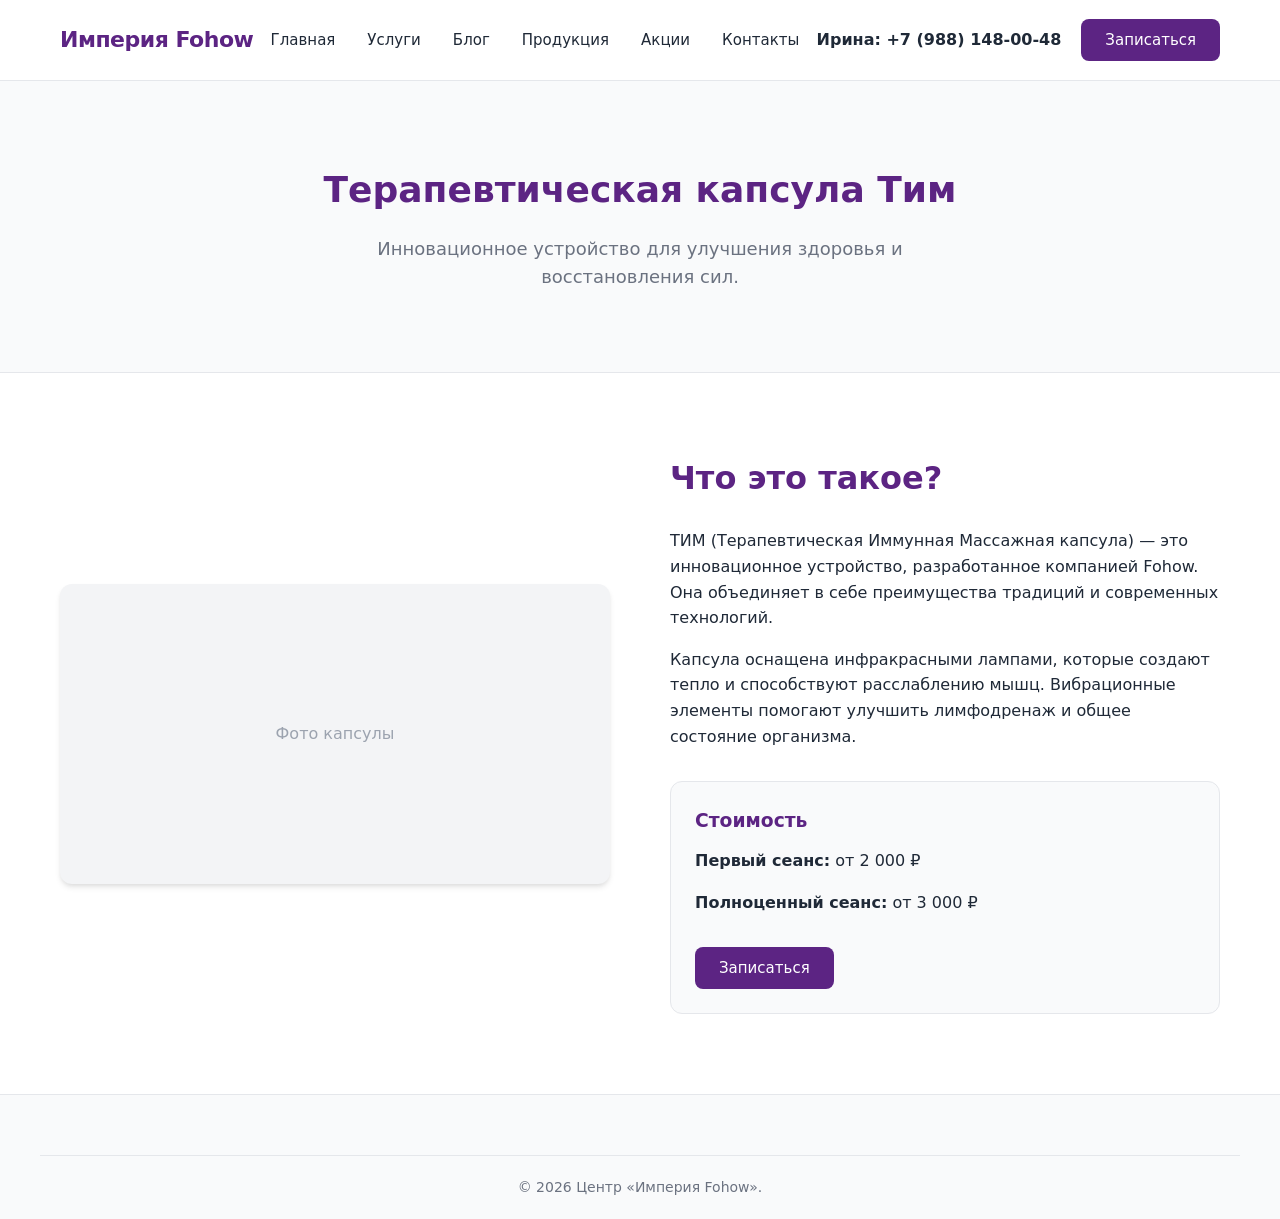
<file: tim-fohow.html>
<!DOCTYPE html>
<html lang="ru">
<head>
  <meta charset="utf-8">
  <meta name="viewport" content="width=device-width, initial-scale=1">
  <title>Капсула Тим Фохоу в Сочи | Империя</title>
  <link rel="stylesheet" href="css/style.css">
    <!-- Иконка на вкладке (Favicon) -->
  <link rel="icon" type="image/svg+xml" href="favicon.svg">
  
  <!-- Превью для соцсетей, Telegram и WhatsApp -->
  <meta property="og:title" content="Империя Fohow в Сочи">
  <meta property="og:description" content="Массаж, восстановление и здоровье в центре Сочи. Записывайтесь на сеанс!">
  <meta property="og:image" content="https://atarh.github.io/fohow/assets/hero-capsule.jpg">
  <meta property="og:type" content="website">
</head>
<body>
  <header class="site-header">
    <div class="container header__inner">
      <a class="logo" href="index.html">Империя Fohow</a>
      <nav class="main-nav" id="main-nav">
        <ul class="main-nav__list">
          <li><a href="index.html">Главная</a></li>
          <li class="has-sub">
            <button type="button">Услуги</button>
            <ul class="submenu">
              <li><a href="massaj-fohow.html">Массаж Fohow</a></li>
              <li><a href="tim-fohow.html" aria-current="page">Капсула Тим Фохоу</a></li>
              <li><a href="massaj-lica.html">Массаж лица</a></li>
            </ul>
          </li>
          <li class="has-sub">
            <button type="button">Блог</button>
            <ul class="submenu"><li><a href="blog.html">Статьи</a></li></ul>
          </li>
          <li class="has-sub">
            <button type="button">Продукция</button>
            <ul class="submenu"><li><a href="produkciya.html">Каталог товаров</a></li></ul>
          </li>
          <li><a href="akcii.html">Акции</a></li>
          <li><a href="kontakty.html">Контакты</a></li>
        </ul>
      </nav>
      <div class="header__actions">
        <a class="header-phone" href="tel:+79881480048">Ирина: +7 (988) 148-00-48</a>
        <button class="btn btn--primary" type="button" data-modal-open="request">Записаться</button>
        <button class="burger" type="button" aria-label="Открыть меню" aria-expanded="false" aria-controls="main-nav"><span></span><span></span><span></span></button>
      </div>
    </div>
  </header>

  <main>
    <section class="page-header">
      <div class="container">
        <h1 class="page-title">Терапевтическая капсула Тим</h1>
        <p class="page-description">Инновационное устройство для улучшения здоровья и восстановления сил.</p>
      </div>
    </section>

    <section class="content-block">
      <div class="container content-block__inner">
        <div class="content-block__image" style="background: #f3f4f6; display: flex; align-items: center; justify-content: center; min-height: 300px;">
           <span style="color: #9ca3af;">Фото капсулы</span>
        </div>
        <div class="content-block__text">
          <h2>Что это такое?</h2>
          <p>ТИМ (Терапевтическая Иммунная Массажная капсула) — это инновационное устройство, разработанное компанией Fohow. Она объединяет в себе преимущества традиций и современных технологий.</p>
          <p>Капсула оснащена инфракрасными лампами, которые создают тепло и способствуют расслаблению мышц. Вибрационные элементы помогают улучшить лимфодренаж и общее состояние организма.</p>
          <div style="margin-top: 32px; padding: 24px; background: var(--bg-light); border-radius: var(--radius); border: 1px solid var(--border);">
            <h3 style="color: var(--primary); margin-bottom: 12px;">Стоимость</h3>
            <p><strong>Первый сеанс:</strong> от 2 000 ₽</p>
            <p><strong>Полноценный сеанс:</strong> от 3 000 ₽</p>
            <button class="btn btn--primary" style="margin-top: 16px;" data-modal-open="request" data-service="Капсула Тим">Записаться</button>
          </div>
        </div>
      </div>
    </section>
  </main>

  <footer class="site-footer">
    <div class="container footer__bottom"><p>© 2026 Центр «Империя Fohow».</p></div>
  </footer>

  <dialog class="modal" id="request-modal">
    <form class="modal__form" id="request-form" novalidate>
      <button class="modal__close" type="button" data-modal-close>&times;</button>
      <h2 class="modal__title">Оставьте заявку</h2>
      <label class="field"><span>Ваше имя</span><input class="input" type="text" name="name" required></label>
      <label class="field"><span>Телефон</span><input class="input" type="tel" name="phone" required></label>
      <button class="btn btn--primary btn--block" type="submit">Отправить</button>
    </form>
  </dialog>
  <script src="js/main.js" defer></script>
</body>
</html>
</file>
<file: css/style.css>
/* =========================================
   Современный дизайн Империя Fohow
   ========================================= */

:root {
  --primary: #5c2483; /* Глубокий фиолетовый */
  --primary-hover: #481a68;
  --accent: #d4af37; /* Золотой */
  --text-main: #1f2937;
  --text-muted: #6b7280;
  --bg-main: #ffffff;
  --bg-light: #f9fafb;
  --border: #e5e7eb;
  --radius: 12px;
  --font-main: system-ui, -apple-system, BlinkMacSystemFont, "Segoe UI", Roboto, Helvetica, Arial, sans-serif;
  --shadow-sm: 0 1px 3px rgba(0,0,0,0.1);
  --shadow-md: 0 4px 6px -1px rgba(0,0,0,0.1), 0 2px 4px -1px rgba(0,0,0,0.06);
  --transition: 0.2s ease;
}

* { box-sizing: border-box; margin: 0; padding: 0; }
body {
  font-family: var(--font-main);
  color: var(--text-main);
  background: var(--bg-main);
  line-height: 1.6;
  font-size: 16px;
  -webkit-font-smoothing: antialiased;
}
a { text-decoration: none; color: inherit; }
ul { list-style: none; }
img { max-width: 100%; display: block; }
button { font-family: inherit; cursor: pointer; border: none; background: none; }

.container {
  width: 100%;
  max-width: 1200px;
  margin: 0 auto;
  padding: 0 20px;
}

/* --- Кнопки --- */
.btn {
  display: inline-flex;
  align-items: center;
  justify-content: center;
  padding: 12px 24px;
  border-radius: 8px;
  font-weight: 500;
  font-size: 15px;
  transition: all var(--transition);
}
.btn--primary { background: var(--primary); color: white; }
.btn--primary:hover { background: var(--primary-hover); transform: translateY(-2px); box-shadow: var(--shadow-md); }
.btn--outline { border: 1px solid var(--border); color: var(--text-main); background: white; }
.btn--outline:hover { border-color: var(--primary); color: var(--primary); }
.btn--text { color: var(--primary); padding: 0; font-weight: 600; }
.btn--text:hover { text-decoration: underline; }
.btn--lg { padding: 16px 32px; font-size: 16px; }
.btn--block { width: 100%; }

/* --- Шапка --- */
.site-header {
  position: sticky;
  top: 0;
  z-index: 100;
  background: rgba(255, 255, 255, 0.95);
  backdrop-filter: blur(10px);
  border-bottom: 1px solid var(--border);
}
.header__inner {
  display: flex;
  align-items: center;
  justify-content: space-between;
  height: 80px;
}
.logo {
  font-size: 22px;
  font-weight: 800;
  color: var(--primary);
  letter-spacing: -0.5px;
}
.main-nav__list { display: flex; gap: 32px; }
.main-nav__list a, .main-nav__list button {
  font-size: 15px;
  font-weight: 500;
  color: var(--text-main);
  transition: color var(--transition);
}
.main-nav__list a:hover, .main-nav__list button:hover { color: var(--primary); }

/* Выпадающее меню */
.has-sub { position: relative; }
.submenu {
  position: absolute;
  top: 100%;
  left: 0;
  background: white;
  min-width: 220px;
  box-shadow: var(--shadow-md);
  border-radius: var(--radius);
  padding: 8px 0;
  opacity: 0;
  visibility: hidden;
  transform: translateY(10px);
  transition: all var(--transition);
  border: 1px solid var(--border);
  z-index: 10;
}
.has-sub:hover .submenu { opacity: 1; visibility: visible; transform: translateY(0); }
.submenu a { display: block; padding: 10px 20px; font-size: 14px; }
.submenu a:hover { background: var(--bg-light); }

.header__actions { display: flex; align-items: center; gap: 20px; }
.header-phone { font-weight: 600; font-size: 16px; white-space: nowrap; }
.header-phone:hover { color: var(--primary); }

.burger { display: none; width: 30px; height: 20px; position: relative; }
.burger span { display: block; position: absolute; height: 2px; width: 100%; background: var(--text-main); transition: 0.3s; }
.burger span:nth-child(1) { top: 0; }
.burger span:nth-child(2) { top: 9px; }
.burger span:nth-child(3) { top: 18px; }
.burger.is-active span:nth-child(1) { transform: rotate(45deg); top: 9px; }
.burger.is-active span:nth-child(2) { opacity: 0; }
.burger.is-active span:nth-child(3) { transform: rotate(-45deg); top: 9px; }

/* --- Hero (Главная) --- */
.hero {
  position: relative;
  padding: 120px 0;
  min-height: 80vh;
  display: flex;
  align-items: center;
  color: white;
}
.hero__bg {
  position: absolute; inset: 0;
  background-size: cover;
  background-position: center;
  z-index: -2;
}
.hero__overlay {
  position: absolute; inset: 0;
  background: linear-gradient(90deg, rgba(0,0,0,0.85) 0%, rgba(0,0,0,0.4) 100%);
  z-index: -1;
}
.hero__content { max-width: 700px; }
.hero__badge {
  display: inline-block;
  background: rgba(255,255,255,0.1);
  backdrop-filter: blur(4px);
  padding: 6px 16px;
  border-radius: 50px;
  font-size: 14px;
  margin-bottom: 24px;
  border: 1px solid rgba(255,255,255,0.2);
}
.hero__title {
  font-size: clamp(2rem, 4vw, 3.5rem);
  font-weight: 800;
  line-height: 1.1;
  margin-bottom: 24px;
  letter-spacing: -1px;
}
.hero__text {
  font-size: 18px;
  line-height: 1.6;
  margin-bottom: 40px;
  opacity: 0.9;
  max-width: 600px;
}
.hero__actions { display: flex; gap: 16px; flex-wrap: wrap; }
.hero__actions .btn--outline { background: transparent; color: white; border-color: white; }
.hero__actions .btn--outline:hover { background: white; color: var(--text-main); }

/* --- Бегущая строка --- */
.marquee {
  overflow: hidden;
  background-color: var(--primary);
  color: white;
  padding: 14px 0;
  display: flex;
  white-space: nowrap;
  position: relative;
  border-top: 1px solid rgba(255,255,255,0.1);
  border-bottom: 1px solid rgba(255,255,255,0.1);
}
.marquee__content {
  display: flex;
  animation: marquee-scroll 25s linear infinite;
}
.marquee__text {
  display: flex;
  align-items: center;
  font-size: 15px;
  font-weight: 600;
  text-transform: uppercase;
  letter-spacing: 1px;
}
.marquee__text::after {
  content: "•";
  margin: 0 30px;
  color: var(--accent);
  font-size: 20px;
}
@keyframes marquee-scroll {
  0% { transform: translateX(0); }
  100% { transform: translateX(-50%); }
}

/* --- Внутренние страницы --- */
.page-header {
  background: var(--bg-light);
  padding: 80px 0;
  text-align: center;
  border-bottom: 1px solid var(--border);
}
.page-title {
  font-size: 36px;
  font-weight: 800;
  margin-bottom: 16px;
  color: var(--primary);
}
.page-description {
  font-size: 18px;
  color: var(--text-muted);
  max-width: 600px;
  margin: 0 auto;
}

/* Блок с текстом и картинкой */
.content-block { padding: 80px 0; }
.content-block__inner {
  display: grid;
  grid-template-columns: 1fr 1fr;
  gap: 60px;
  align-items: center;
}
.content-block__image {
  border-radius: var(--radius);
  overflow: hidden;
  box-shadow: var(--shadow-md);
}
.content-block__text h2 {
  font-size: 32px;
  margin-bottom: 24px;
  color: var(--primary);
}
.content-block__text p { margin-bottom: 16px; font-size: 16px; color: var(--text-main); }
.content-block__text ul { list-style: disc; padding-left: 20px; margin-bottom: 24px; color: var(--text-muted); }

/* Контакты */
.contacts-grid {
  display: grid;
  grid-template-columns: 1fr 1fr;
  gap: 40px;
  padding: 80px 0;
}
.contact-card {
  background: var(--bg-light);
  padding: 40px;
  border-radius: var(--radius);
  border: 1px solid var(--border);
}
.contact-card h3 { font-size: 24px; margin-bottom: 20px; color: var(--primary); }
.contact-item { margin-bottom: 20px; }
.contact-item__label { font-size: 14px; color: var(--text-muted); margin-bottom: 4px; }
.contact-item__value { font-size: 18px; font-weight: 500; }
.contact-item__value a:hover { color: var(--primary); }

.map-wrapper {
  border-radius: var(--radius);
  overflow: hidden;
  box-shadow: var(--shadow-md);
  height: 100%;
  min-height: 400px;
}
.map-wrapper iframe { width: 100%; height: 100%; border: none; }

/* --- Секции --- */
.section { padding: 80px 0; }
.section-title { font-size: 32px; font-weight: 700; margin-bottom: 40px; text-align: center; }

/* Услуги на главной */
.services-grid {
  display: grid;
  grid-template-columns: repeat(auto-fit, minmax(300px, 1fr));
  gap: 24px;
}
.service-card {
  background: var(--bg-light);
  padding: 32px;
  border-radius: var(--radius);
  transition: transform var(--transition), box-shadow var(--transition);
}
.service-card:hover { transform: translateY(-5px); box-shadow: var(--shadow-md); background: white; border: 1px solid var(--border); }
.service-card h3 { font-size: 20px; margin-bottom: 12px; color: var(--primary); }
.service-card p { color: var(--text-muted); margin-bottom: 24px; }

/* --- Сетка блога --- */
.blog-grid {
  display: grid;
  grid-template-columns: repeat(auto-fill, minmax(320px, 1fr));
  gap: 32px;
}
.blog-card {
  background: white;
  border-radius: var(--radius);
  overflow: hidden;
  box-shadow: var(--shadow-sm);
  border: 1px solid var(--border);
  transition: transform var(--transition), box-shadow var(--transition);
  display: flex;
  flex-direction: column;
}
.blog-card:hover { transform: translateY(-5px); box-shadow: var(--shadow-md); }
.blog-card__image { height: 220px; overflow: hidden; background: var(--bg-light); }
.blog-card__image img { width: 100%; height: 100%; object-fit: cover; transition: transform 0.4s ease; }
.blog-card:hover .blog-card__image img { transform: scale(1.05); }
.blog-card__content { padding: 24px; display: flex; flex-direction: column; flex-grow: 1; }
.blog-card__date { font-size: 13px; color: var(--text-muted); margin-bottom: 12px; text-transform: uppercase; letter-spacing: 0.5px; }
.blog-card__title { font-size: 20px; font-weight: 700; margin-bottom: 12px; line-height: 1.4; color: var(--text-main); }
.blog-card__excerpt { color: var(--text-muted); font-size: 15px; margin-bottom: 24px; flex-grow: 1; }

/* --- Подвал --- */
.site-footer { background: var(--bg-light); border-top: 1px solid var(--border); padding: 60px 0 20px; }
.footer__inner { display: grid; grid-template-columns: repeat(auto-fit, minmax(250px, 1fr)); gap: 40px; margin-bottom: 40px; }
.logo--footer { font-size: 20px; margin-bottom: 16px; display: block; }
.footer__col p { color: var(--text-muted); margin-bottom: 8px; font-size: 15px; }
.footer__col h4 { font-size: 16px; margin-bottom: 16px; color: var(--primary); }

.contact-list li {
  display: flex;
  justify-content: space-between;
  align-items: center;
  margin-bottom: 12px;
  font-size: 15px;
  border-bottom: 1px dashed var(--border);
  padding-bottom: 8px;
}
.contact-list li:last-child { border-bottom: none; }
.contact-name { font-weight: 600; color: var(--text-main); }
.contact-list a { color: var(--primary); font-weight: 500; transition: color var(--transition); }
.contact-list a:hover { color: var(--accent); }

.socials { display: flex; flex-direction: column; gap: 8px; margin-top: 16px; }
.socials a { color: var(--primary); font-weight: 500; }
.footer__bottom { border-top: 1px solid var(--border); padding-top: 20px; text-align: center; color: var(--text-muted); font-size: 14px; }

/* --- Модалка и Формы --- */
.modal { border: none; border-radius: var(--radius); padding: 0; max-width: 400px; width: 100%; box-shadow: 0 25px 50px -12px rgba(0,0,0,0.25); }
.modal::backdrop { background: rgba(0,0,0,0.5); backdrop-filter: blur(4px); }
.modal__form { padding: 32px; }
.modal__close { position: absolute; top: 16px; right: 16px; font-size: 24px; color: var(--text-muted); }
.modal__title { font-size: 24px; margin-bottom: 8px; }
.modal__descr { color: var(--text-muted); font-size: 14px; margin-bottom: 24px; }
.field { display: block; margin-bottom: 16px; }
.field span { display: block; font-size: 14px; font-weight: 500; margin-bottom: 6px; }
.input { width: 100%; padding: 12px 16px; border: 1px solid var(--border); border-radius: 8px; font-family: inherit; font-size: 15px; transition: border-color var(--transition); }
.input:focus { outline: none; border-color: var(--primary); box-shadow: 0 0 0 3px rgba(92, 36, 131, 0.1); }
.form-note { margin-top: 12px; font-size: 14px; text-align: center; }

/* --- Адаптив --- */
@media (max-width: 991px) {
  .burger { display: block; z-index: 101; }
  .main-nav {
    position: fixed; top: 0; right: -100%; width: 80%; max-width: 300px;
    height: 100vh; background: white; box-shadow: -5px 0 15px rgba(0,0,0,0.1);
    padding: 100px 24px 24px; transition: right 0.3s ease; overflow-y: auto;
  }
  .main-nav.is-open { right: 0; }
  .main-nav__list { flex-direction: column; gap: 20px; }
  .main-nav__list a, .main-nav__list button { font-size: 18px; }
  .submenu { position: static; opacity: 1; visibility: visible; transform: none; box-shadow: none; border: none; padding-left: 16px; display: none; }
  .has-sub.is-open .submenu { display: block; }
  .header-phone { display: none; }
  
  .content-block__inner, .contacts-grid { grid-template-columns: 1fr; }
}

@media (max-width: 480px) {
  .contact-list li { flex-direction: column; align-items: flex-start; gap: 4px; }
  .page-title { font-size: 28px; }
  .blog-grid { grid-template-columns: 1fr; }
}
</file>
